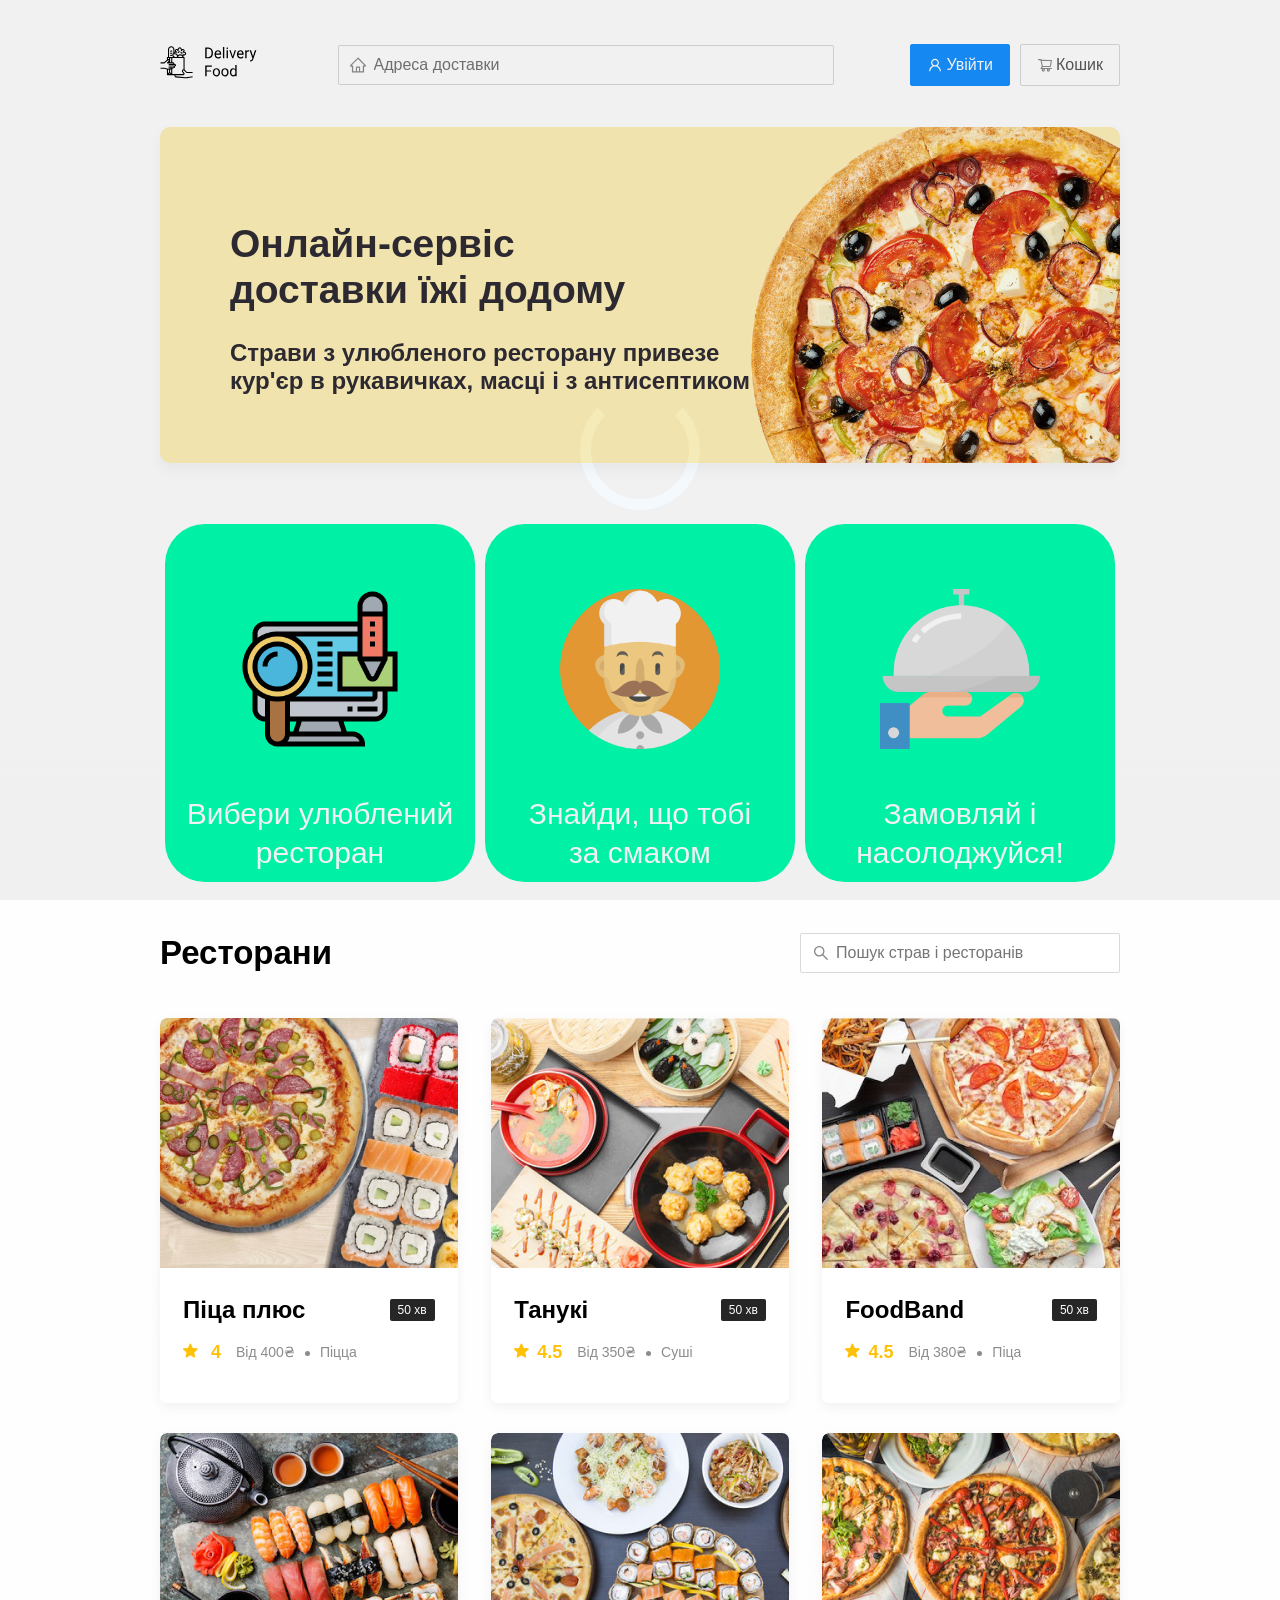
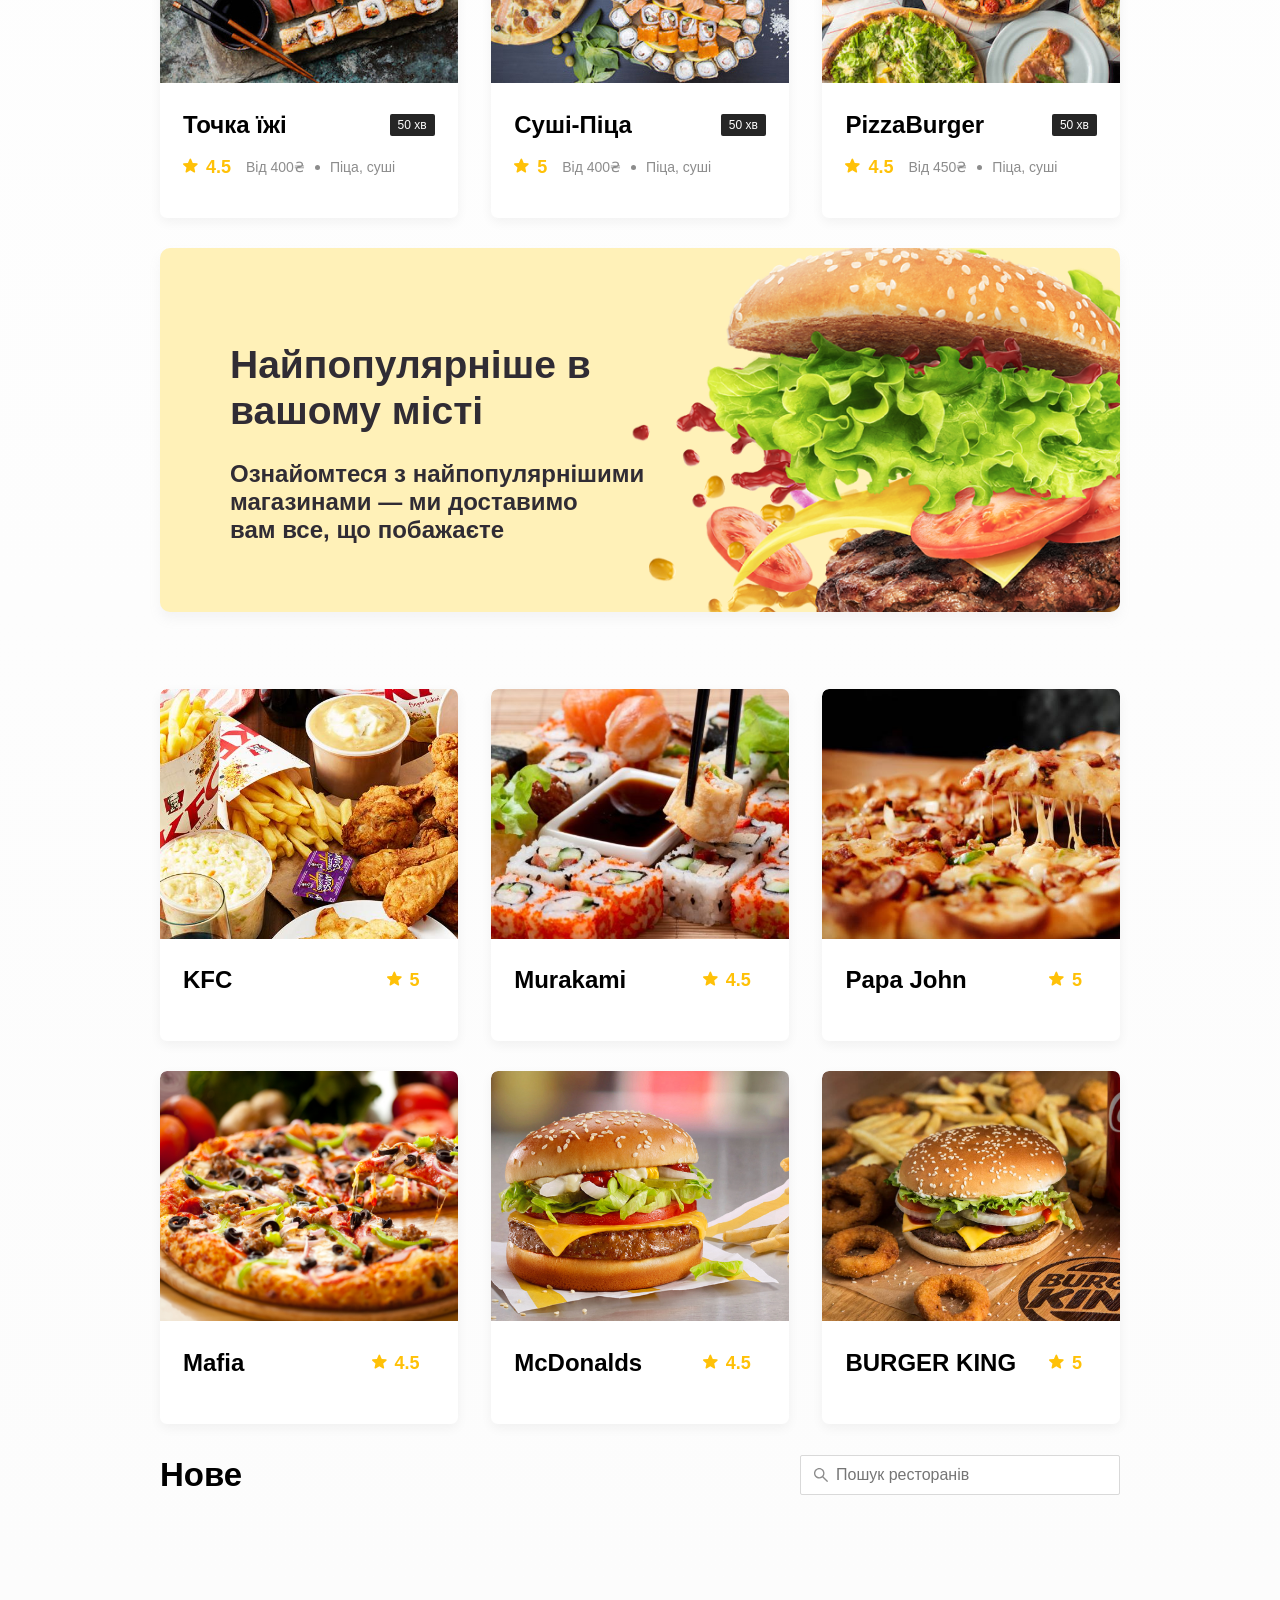
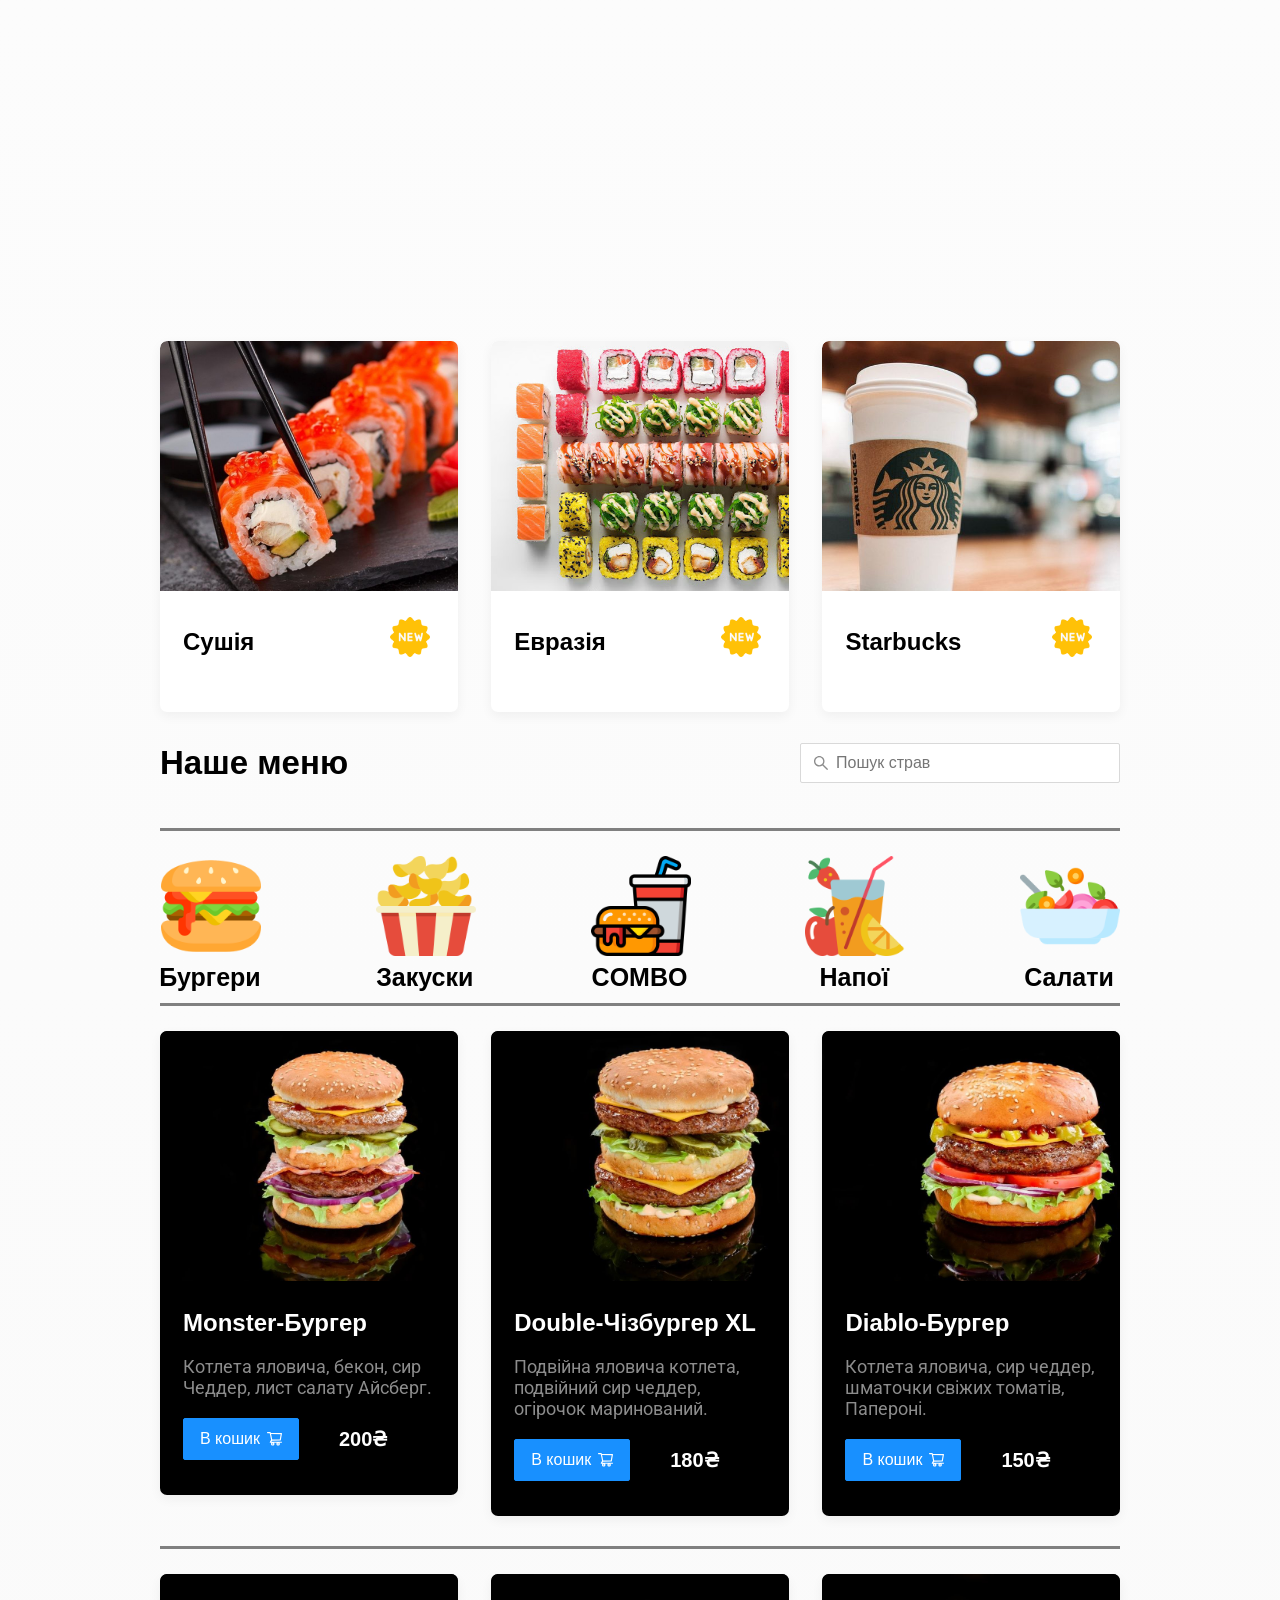
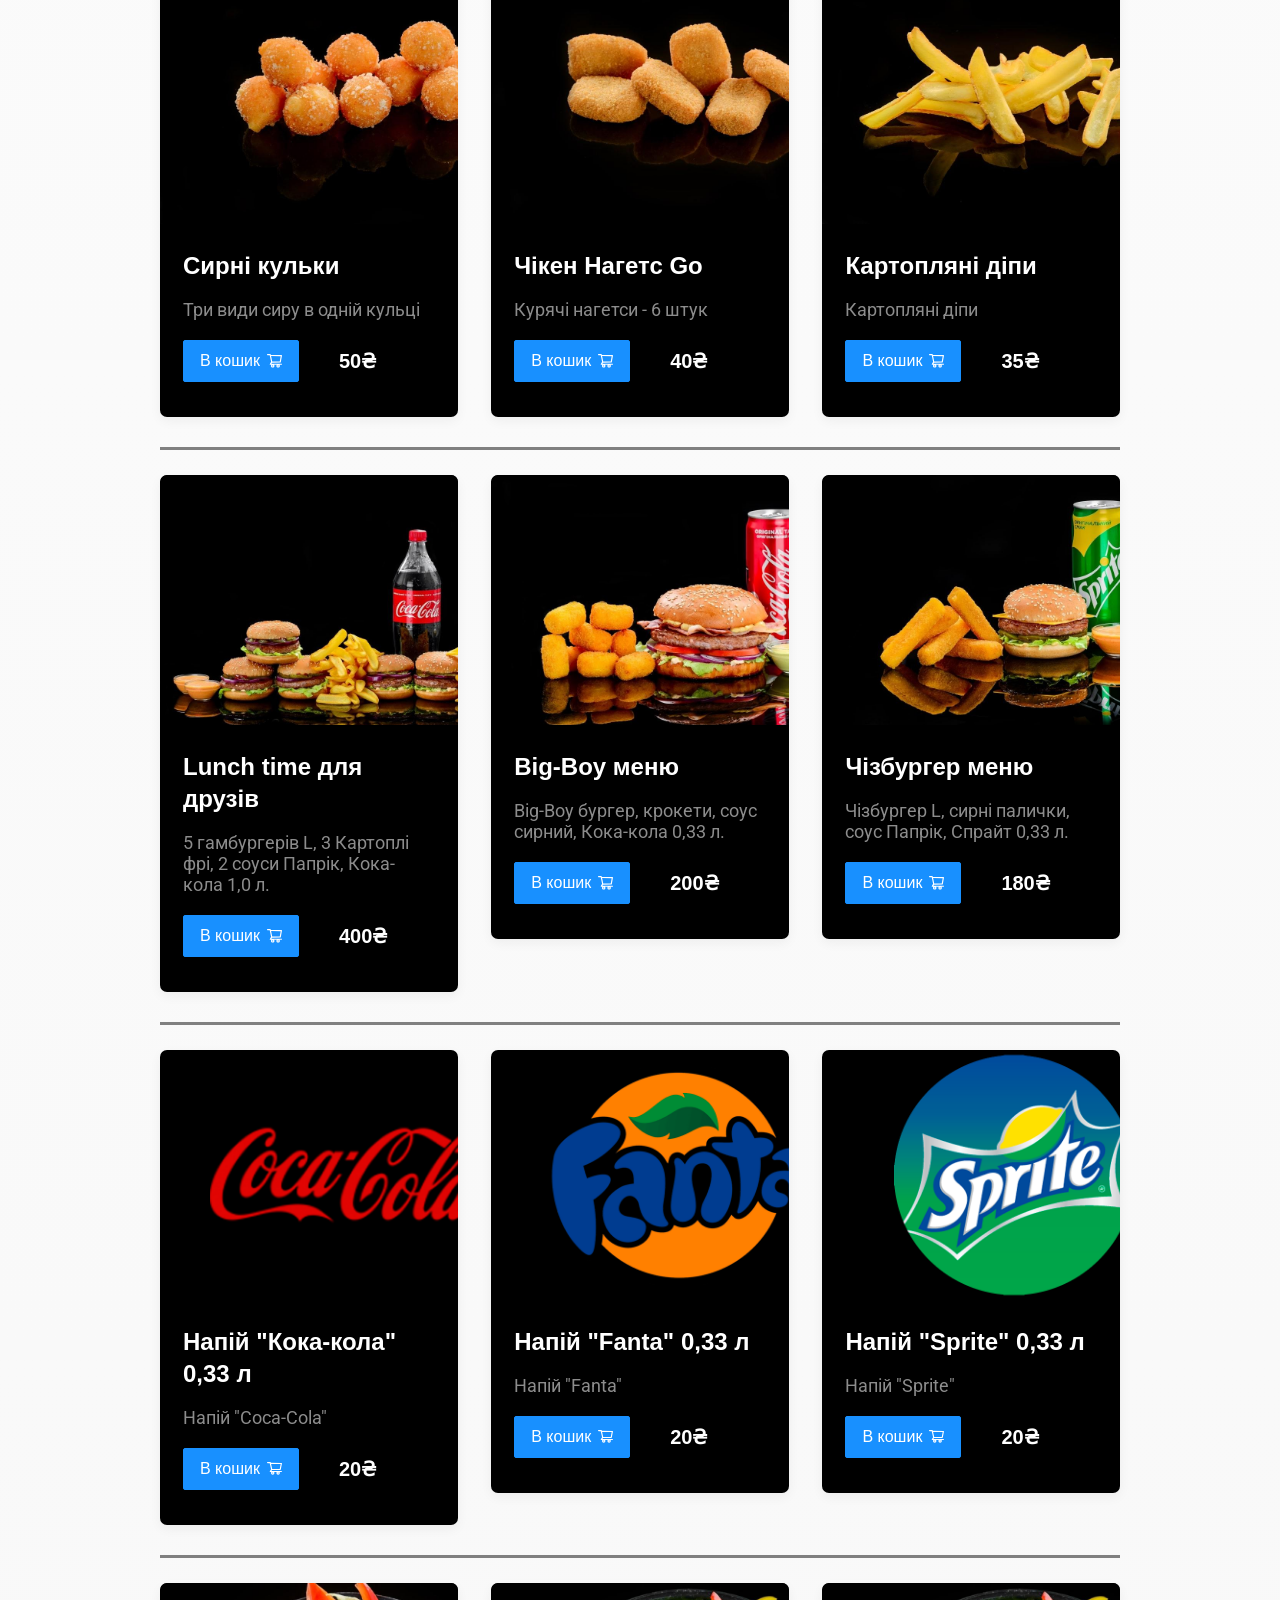
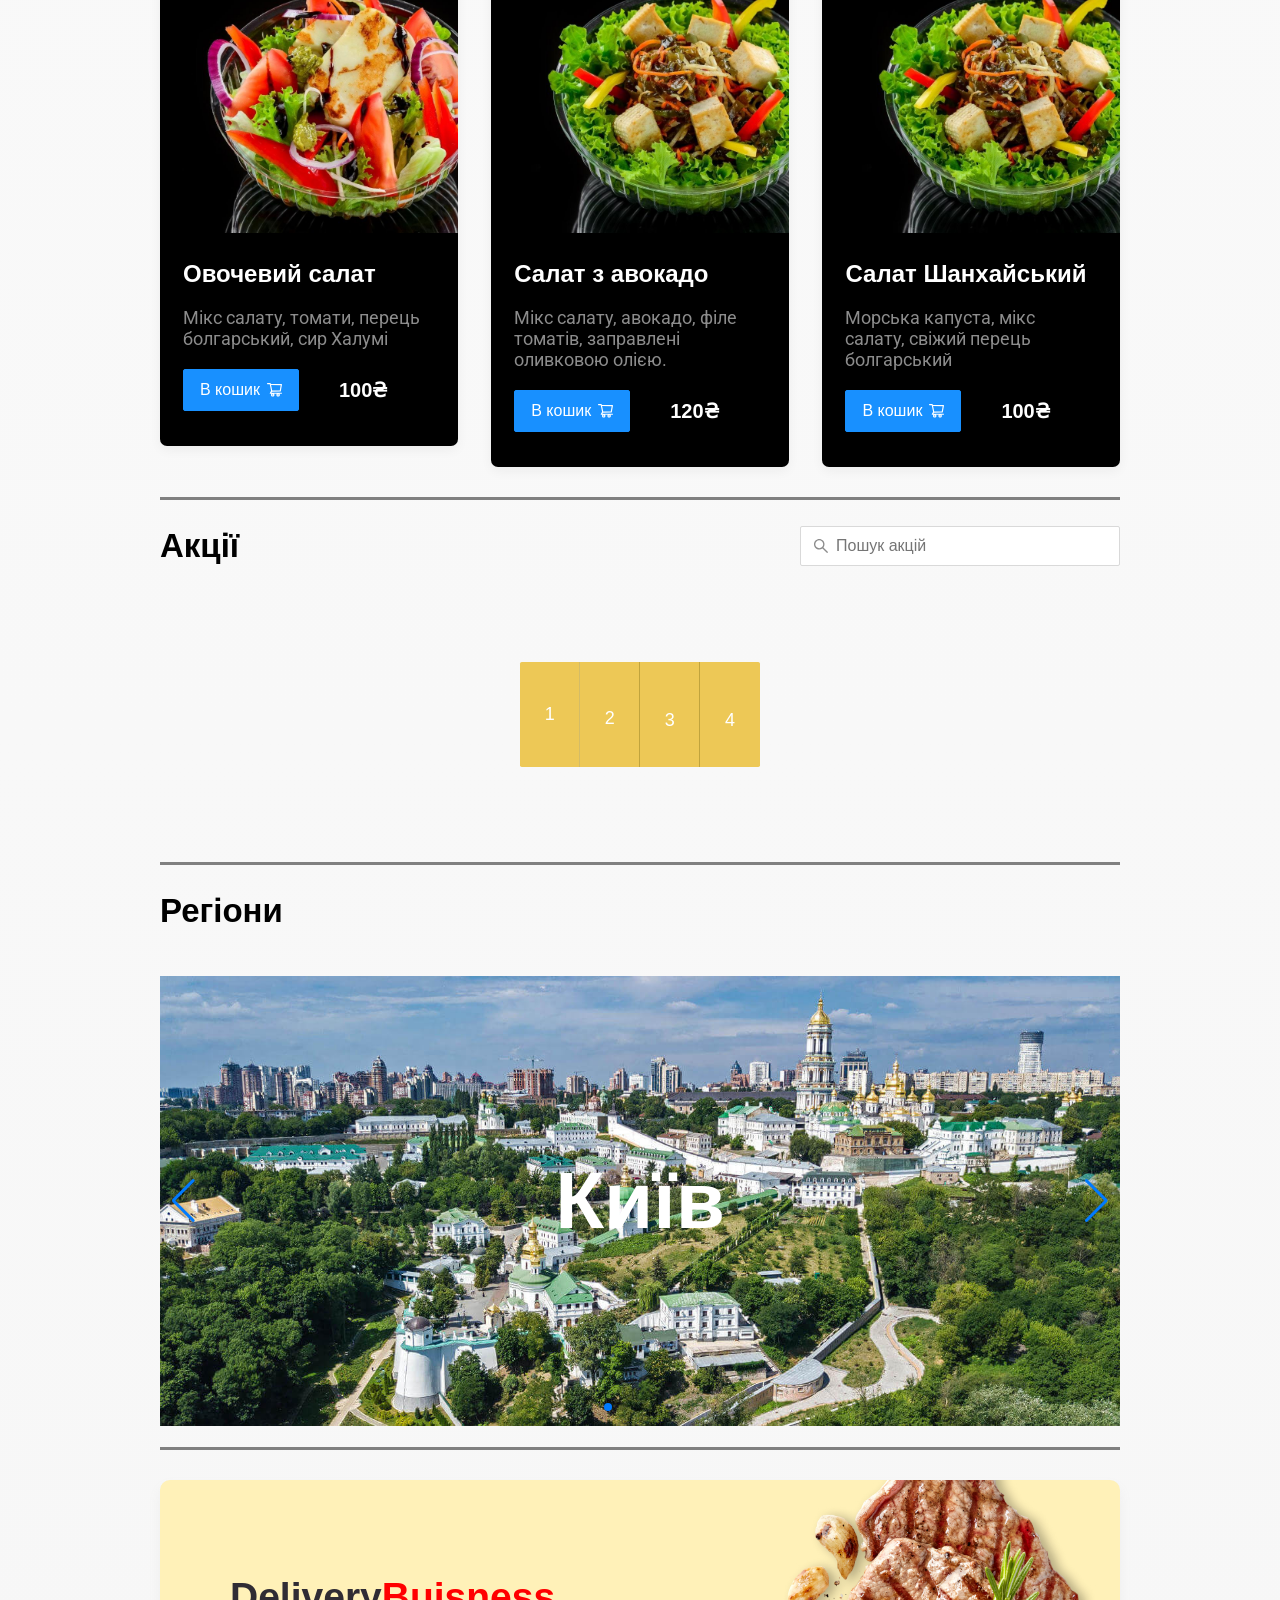
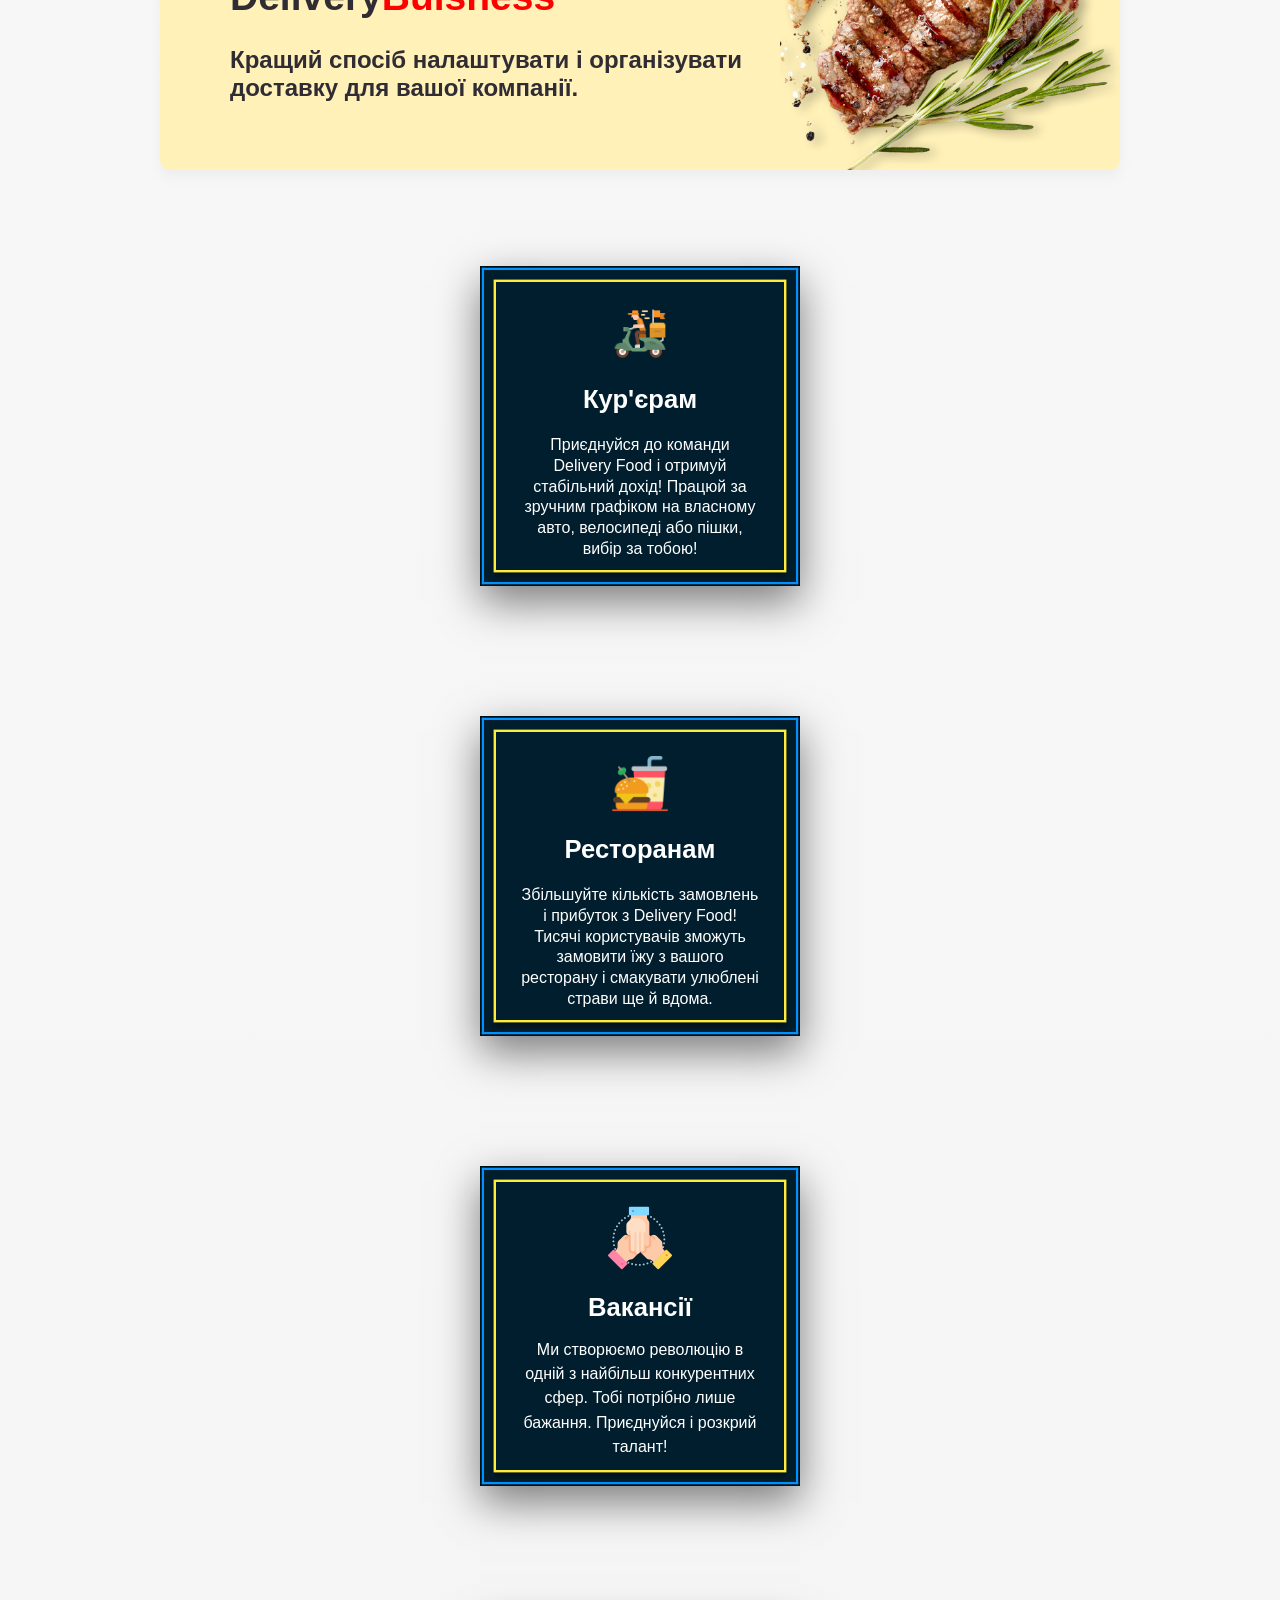
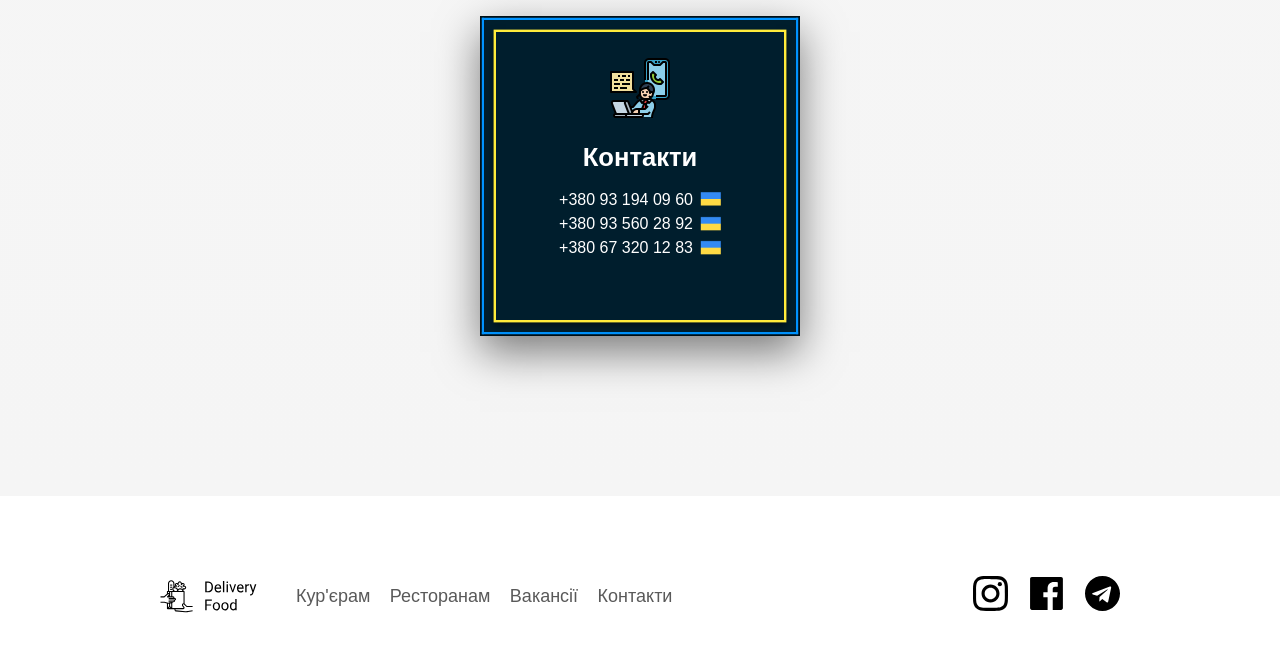
<file: index.html>
<!DOCTYPE html>
<html lang="ru">
<head>
    <meta charset="UTF-8">
    <meta name="viewport" content="width=device-width, initial-scale=1, minimum-scale=1, maximum-scale=1">
    <link rel="shordcut icon" href="img/pizza.png">
    <title>Delivery Food</title>
    <link href="https://fonts.googleapis.com/css2?family=Roboto:wght@700&display=swap" rel="stylesheet">
    <link rel="stylesheet" href="css/normalize.css">
    <link rel="stylesheet" href="css/animate.css"> 
    <link rel="stylesheet" href="css/swiper.min.css">
    <script src="js/swiper.min.js"></script>
    <script src="js\wow.min.js"></script> 
    <script src="https://cdnjs.cloudflare.com/ajax/libs/jquery/3.5.0/jquery.min.js"></script>
    <link rel="stylesheet" href="css/style.css">
</head>
<body>
    <div id="progressBar"></div>
    <div id="progressBarContainer"></div>
    <div class="loader-container">
        <div class="loader"></div>
    </div>
    <div class="container">
        <header style="flex-wrap: wrap;" class="wow fadeInDown ">
            <a href="index.html"> <img src="img/logo.svg" alt="logo" class="logo animated"></a>
            <input type="text" class="search-input input" placeholder="Адреса доставки">
            <div class="buttons">
                <button class="button button-primary">
                    <img src="img/user.svg" alt="user" class="button-icon">
                   <span class="button-text"></span>
                   Увійти</span>
                </button>
                <button class="button" id="cart-button">
                    <img src="img/shopping-cart.svg" alt="shopping-cart" class="button-icon">
                    <span class="button-text"></span>
                    Кошик</span>
            </div>
        </header>
       
    </div>
    <main class="main">
        <div class="container">
            <section class="promo">
                <h1 class="promo-title">Онлайн-сервіс<br>доставки їжі додому</h1>
                <p class="promo-text">
                    Страви з улюбленого ресторану привезе кур'єр в рукавичках, масці і з антисептиком
                </p>
            </section>
            <center>
            <section class="rec">
                <div class="rest-rec">
                   <div class="kruh"> <img src="img/search.png" class="rec_img"></div>
                    <p>
                        Вибери улюблений ресторан</p>
                </div>
                <div class="rest-rec">
                   <div class="kruh"> <img src="img/chef (1).png" class="rec_img"></div>
                    <p>
                        Знайди, що тобі<br> за смаком</p>
                </div>
                <div class="rest-rec">
                   <div class="kruh"> <img src="img/food.png" class="rec_img"></div>
                    <p>Замовляй і<br>насолоджуйся!</p>
                </div>
            </section></center>
            <section class="restorans">
                <div class="section-heading">
                    <h2 class="section-title">Ресторани</h2>
                    <input type="text" class="input-section" placeholder="Пошук страв і ресторанів">
                </div>
                <div class="cards">
                    <a target="_blank" href="restaurants-6.html"  class="card wow fadeInLeft">
                        <img src="img/16324.jpg" alt="img" class="card-image">
                        <div class="card-text">
                            <div class="card-heading">
                                <h3  style="color: #000;" class="card-title">Піца плюс</h3>
                                <span class="card-tag tag">50 хв</span>
                            </div>
    
                            <div class="card-info">
                                <div class="rating">
                                    <img src="img/star.svg" alt="star" class="star">
                                    4</div>
                                <div class="price">Від 400₴</div>
                                <div class="category">Піцца</div>
                            </div>
                        </div>
                    </a>
                    <a target="_blank" href="restaurants-5.html"  class="card wow fadeInUp">
                        <img src="img/image_2.jpg" alt="img" class="card-image">
                        <div class="card-text">
                            <div class="card-heading">
                                <h3  style="color: #000;" class="card-title">Танукі</h3>
                                <span class="card-tag tag">50 хв</span>
                            </div>
    
                            <div class="card-info">
                                <div class="rating">
                                    <img src="img/star.svg" alt="star" class="star">4.5</div>
                                <div class="price">Від 350₴</div>
                                <div class="category">Суші</div>
                            </div>
                        </div>
                    </a>
                    <a target="_blank" href="restaurants-4.html"  class="card wow fadeInRight">
                        <img src="img/image_3.jpg" alt="img" class="card-image">
                        <div class="card-text">
                            <div class="card-heading">
                                <h3  style="color: #000;" class="card-title">FoodBand</h3>
                                <span class="card-tag tag">50 хв</span>
                            </div>
    
                            <div class="card-info">
                                <div class="rating">
                                    <img src="img/star.svg" alt="star" class="star">4.5</div>
                                <div class="price">Від 380₴</div>
                                <div class="category">Піца</div>
                            </div>
                        </div>
                    </a>
                    <a target="_blank" href="restaurants-3.html"  class="card wow fadeInLeft">
                        <img src="img/image_4.jpg" alt="img" class="card-image">
                        <div class="card-text">
                            <div class="card-heading">
                                <h3  style="color: #000;" class="card-title">Точка їжі</h3>
                                <span class="card-tag tag">50 хв</span>
                            </div>
    
                            <div class="card-info">
                                <div class="rating">
                                    <img src="img/star.svg" alt="star" class="star">4.5</div>
                                <div class="price">Від 400₴</div>
                                <div class="category">Піца, суші</div>
                            </div>
                        </div>
                    </a>
                    <a target="_blank" href="restaurants-2.html" class="card wow fadeInUp">
                        <img src="img/image_5.jpg" alt="img" class="card-image">
                        <div class="card-text">
                            <div class="card-heading">
                                <h3  style="color: #000;" class="card-title">
                                    Суші-Піца</h3>
                                <span class="card-tag tag">50 хв</span>
                            </div>
    
                            <div class="card-info">
                                <div class="rating">
                                    <img src="img/star.svg" alt="star" class="star">5</div>
                                <div class="price">Від 400₴</div>
                                <div class="category">Піца, суші</div>
                            </div>
                        </div>
                    </a>
                    <a target="_blank" href="restaurants-1.html" class="card wow fadeInRight">
                        <img src="img/image_6.jpg" alt="img" class="card-image">
                        <div class="card-text">
                            <div class="card-heading">
                                <h3 style="color: #000;" class="card-title">PizzaBurger</h3>
                                <span class="card-tag tag">50 хв    </span>
                            </div>
    
                            <div class="card-info">
                                <div class="rating">
                                    <img src="img/star.svg" alt="star" class="star">4.5</div>
                                <div class="price">Від 450₴</div>
                                <div class="category">Піца, суші</div>
                            </div>
                        </div>
                    </a>
                </div>
            </section>
            <section class="promo" id="promo-bottom">
                <h1 class="promo-title">
                    Найпопулярніше в<br> вашому місті</h1>
                <p class="promo-text">
                    Ознайомтеся з найпопулярнішими магазинами — ми доставимо <br>вам все, що побажаєте
                </p>
            </section>
            <br>
            <div class="cards">
                <a target="_blank" href="https://www.kfc-ukraine.com/" class="card wow fadeInLeft">
                    <img src="img/kfc.jpeg" alt="img" class="card-image">
                    <div class="card-text">
                        <div class="card-heading">
                            <h3 style="color: #000;" class="card-title">KFC</h3>
                            <div class="rating" id="rating-2">
                                <img src="img/star.svg" alt="star" class="star">5</div>
                        </div>
                    </div>
                </a>
                <a target="_blank" href="https://www.tarantino-family.com/delivery/murakami/" class="card wow fadeInUp">
                    <img src="img/sushi.jpg" alt="img" class="card-image">
                    <div class="card-text">
                        <div class="card-heading">
                            <h3 style="color: #000;" class="card-title">Murakami</h3>
                            <div class="rating" id="rating-2">
                                <img src="img/star.svg" alt="star" class="star">4.5</div>
                        </div>
                    </div>
                </a>
                <a target="_blank" href="https://www.papajohns.ru/moscow/" class="card wow fadeInRight">
                    <img src="img/pizza-foto.jpg" alt="img" class="card-image">
                    <div class="card-text">
                        <div class="card-heading">
                            <h3 style="color: #000;" class="card-title">Papa John</h3>
                            <div class="rating" id="rating-2">
                                <img src="img/star.svg" alt="star" class="star">5</div>
                        </div>
                    </div>
                </a>
                <a target="_blank" href="https://mafia.ua/kiev/menu-dostavki/pizza?gclid=CjwKCAjw7e_0BRB7EiwAlH-goASpQORhb6zb5X5Y_vzAIGgpKkiFzDJYWZUghil6RYDzHPgVm63xrBoCCA0QAvD_BwE" class="card wow fadeInLeft">
                    <img src="img/pizza_mafia.jpg" alt="img" class="card-image">
                    <div class="card-text">
                        <div class="card-heading">
                            <h3 style="color: #000;" class="card-title">Mafia</h3>
                            <div class="rating" id="rating-2">
                                <img src="img/star.svg" alt="star" class="star">4.5</div>
                        </div>
                    </div>
                </a>
                <a target="_blank" href="https://www.mcdonalds.ua/ua.html" class="card wow fadeInUp">
                    <img src="img/mc.jpg" alt="img" class="card-image">
                    <div class="card-text">
                        <div class="card-heading">
                            <h3 style="color: #000;" class="card-title">McDonalds</h3>
                            <div class="rating" id="rating-2">
                                <img src="img/star.svg" alt="star" class="star">4.5</div>
                        </div>
                    </div>
                </a>
                <a target="_blank" href="https://www.bk.com/" class="card wow fadeInRight">
                    <img src="img/BK.jpg" alt="img" class="card-image">
                    <div class="card-text">
                        <div class="card-heading">
                            <h3 style="color: #000;" class="card-title">BURGER KING</h3>
                            <div class="rating" id="rating-2">
                                <img src="img/star.svg" alt="star" class="star">5</div>
                        </div>
                    </div>
                </a>
            </div>
            <div class="section-heading">
                <h2 class="section-title">Нове</h2>
                <input type="text" class="input-section" placeholder="Пошук ресторанів">
            </div>
            <div class="cards">
                <a target="_blank" href="https://www.subway.com/en-US" class="card wow fadeInLeft">
                    <img src="img/hot-dog.jpg" alt="img" class="card-image">
                    <div class="card-text">
                        <div class="card-heading">
                            <h3 style="color: #000;" class="card-title">Subway</h3>
                            <div class="rating" id="rating-2">
                                <img src="img/new.png" alt="star" class="star new"></div>
                        </div>
                    </div>
                </a>
                <a target="_blank" href="https://mamamia.ua/ua" class="card wow fadeInUp">
                    <img src="img/pizza-stock.jpg" alt="img" class="card-image">
                    <div class="card-text">
                        <div class="card-heading">
                            <h3 style="color: #000;" class="card-title">Mamamia!</h3>
                            <div class="rating" id="rating-2">
                                <img src="img/new.png" alt="star" class="star new"></div>
                        </div>
                    </div>
                </a>
                <a target="_blank" href="https://www.starburger.ua/ru/" class="card wow fadeInRight">
                    <img src="img/sn.jpg" alt="img" class="card-image">
                    <div class="card-text">
                        <div class="card-heading">
                            <h3 style="color: #000;" class="card-title">STAR★BURGER</h3>
                            <div class="rating" id="rating-2">
                                <img src="img/new.png" alt="star" class="star new"></div>
                        </div>
                    </div>
                </a>
                <a target="_blank" href="https://sushiya.ua/" class="card wow fadeInLeft">
                    <img src="img/sushia.jpeg" alt="img" class="card-image">
                    <div class="card-text">
                        <div class="card-heading">
                            <h3 style="color: #000;" class="card-title">Сушія</h3>
                            <div class="rating" id="rating-2">
                                <img src="img/new.png" alt="star" class="star new"></div>
                        </div>
                    </div>
                </a>
                <a target="_blank" href="https://sushiya.ua/" class="card wow fadeInUp">
                    <img src="img/ev.jpg" alt="img" class="card-image">
                    <div class="card-text">
                        <div class="card-heading">
                            <h3 style="color: #000;" class="card-title">Евразія</h3>
                            <div class="rating" id="rating-2">
                                <img src="img/new.png" alt="star" class="star new"></div>
                        </div>
                    </div>
                </a>
                <a target="_blank" href="https://www.starbucks.com/" class="card wow fadeInRight">
                    <img src="img/starbucks.jpg" alt="img" class="card-image">
                    <div class="card-text">
                        <div class="card-heading">
                            <h3 style="color: #000;" class="card-title">Starbucks</h3>
                            <div class="rating" id="rating-2">
                                <img src="img/new.png" alt="star" class="star new"></div>
                        </div>
                    </div>
                </a>
            </div>
            <div class="section-heading">
                <h2 class="section-title">Наше меню</h2>
                <input type="text" class="input-section" placeholder="Пошук страв">
            </div>
            <hr id="none-hr">
            <menu>
                <a href="#burg" style="color: black;"> <div>
                    <img src="img/burger.png">
                    <p>Бургери</p>
                </div></a>
                <a href="#zak" style="color: black;">  <div>
                    <img src="img/snack.png">
                    <p>Закуски</p>
                </div></a>
                <a href="#com" style="color: black;"> <div>
                    <img src="img/burger (1).png">
                    <p>COMBO</p>
                </div></a>
                <a href="#nap" style="color: black;"><div>
                    <img src="img/drink.png">
                    <p>Напої</p>
                </div></a>
                <a href="#sau" style="color: black;">   <div>
                    <img src="img/salad.png">
                    <p>Салати</p>
                </div></a>
            </menu>
            <hr id="burg">
            <div class="cards">
                <div class="card wow fadeInLeft card-2">
                    <img src="img/Monster-_430-min.jpg" alt="img" class="card-image">
                    <div class="card-text">
                        <div class="card-heading">
                            <h3 class="card-title card-title-reg">Monster-Бургер</h3>
                        </div>

                        <div class="card-info">
                            <div class="ingredients">
                        Котлета яловича, бекон, сир Чеддер, лист салату Айсберг.</div>
                        </div>
                        <div class="card-buttons">
                            <button class="button button-primary">
                                <span class="button-card-text">В кошик</span>
                                <img src="img/shopping-card-white.svg" alt="shopping-cart" class="button-card-img">
                            </button>
                            <strong class="card-price-bold">200₴</strong>
                        </div>
                    </div>
                </div>
                <div class="card wow fadeInUp card-2">
                    <img src="img/Double-_XL_385-min.jpg" alt="img" class="card-image">
                    <div class="card-text">
                        <div class="card-heading">
                            <h3 class="card-title card-title-reg">Double-Чізбургер XL</h3>
                        </div>

                        <div class="card-info">
                            <div class="ingredients">
                                Подвійна яловича котлета, подвійний сир чеддер, огірочок маринований.</div>
                        </div>
                        <div class="card-buttons">
                            <button class="button button-primary">
                                <span class="button-card-text">В кошик</span>
                                <img src="img/shopping-card-white.svg" alt="shopping-cart" class="button-card-img">
                            </button>
                            <strong class="card-price-bold">180₴</strong>
                        </div>
                    </div>
                </div>
                <div class="card wow fadeInRight card-2">
                    <img src="img/Diablo-_300-min.jpg" alt="img" class="card-image">
                    <div class="card-text">
                        <div class="card-heading">
                            <h3 class="card-title card-title-reg">Diablo-Бургер</h3>
                        </div>

                        <div class="card-info">
                            <div class="ingredients">
                                Котлета яловича, сир чеддер, шматочки свіжих томатів, Папероні.</div>
                        </div>
                        <div class="card-buttons">
                            <button class="button button-primary">
                                <span class="button-card-text">В кошик</span>
                                <img src="img/shopping-card-white.svg" alt="shopping-cart" class="button-card-img">
                            </button>
                            <strong class="card-price-bold">150₴</strong>
                        </div>
                    </div>
                </div>
                <hr id="zak">
                <div class="card wow fadeInLeft card-2">
                    <img src="img/10-min.jpg" alt="img" class="card-image">
                    <div class="card-text">
                        <div class="card-heading">
                            <h3 class="card-title card-title-reg">Сирні кульки</h3>
                        </div>

                        <div class="card-info">
                            <div class="ingredients">                                
                        Три види сиру в одній кульці</div>
                        </div>
                        <div class="card-buttons">
                            <button class="button button-primary">
                                <span class="button-card-text">В кошик</span>
                                <img src="img/shopping-card-white.svg" alt="shopping-cart" class="button-card-img">
                            </button>
                            <strong class="card-price-bold">50₴</strong>
                        </div>
                    </div>
                </div>
                <div class="card wow fadeInUp card-2">
                    <img src="img/GO_6-min.jpg" alt="img" class="card-image">
                    <div class="card-text">
                        <div class="card-heading">
                            <h3 class="card-title card-title-reg">Чікен Нагетс Go</h3>
                        </div>

                        <div class="card-info">
                            <div class="ingredients">                               
                        Курячі нагетси - 6 штук</div>
                        </div>
                        <div class="card-buttons">
                            <button class="button button-primary">
                                <span class="button-card-text">В кошик</span>
                                <img src="img/shopping-card-white.svg" alt="shopping-cart" class="button-card-img">
                            </button>
                            <strong class="card-price-bold">40₴</strong>
                        </div>
                    </div>
                </div>
                <div class="card wow fadeInRight card-2">
                    <img src="img/130-min.jpg" alt="img" class="card-image">
                    <div class="card-text">
                        <div class="card-heading">
                            <h3 class="card-title card-title-reg">Картопляні діпи</h3>
                        </div>

                        <div class="card-info">
                            <div class="ingredients">
                                Картопляні діпи</div>
                        </div>
                        <div class="card-buttons">
                            <button class="button button-primary">
                                <span class="button-card-text">В кошик</span>
                                <img src="img/shopping-card-white.svg" alt="shopping-cart" class="button-card-img">
                            </button>
                            <strong class="card-price-bold">35₴</strong>
                        </div>
                    </div>
                </div>
                <hr id="com">
                <div class="card wow fadeInLeft card-2">
                    <img src="img/Lunch_time__-min.jpg" alt="img" class="card-image">
                    <div class="card-text">
                        <div class="card-heading">
                            <h3 class="card-title card-title-reg">                                
                        Lunch time для друзів</h3>
                        </div>

                        <div class="card-info">
                            <div class="ingredients">
                               
                        5 гамбургерів L, 3 Картоплі фрі, 2 соуси Папрік, Кока-кола 1,0 л.</div>
                        </div>
                        <div class="card-buttons">
                            <button class="button button-primary">
                                <span class="button-card-text">В кошик</span>
                                <img src="img/shopping-card-white.svg" alt="shopping-cart" class="button-card-img">
                            </button>
                            <strong class="card-price-bold">400₴</strong>
                        </div>
                    </div>
                </div>
                <div class="card wow fadeInUp card-2">
                    <img src="img/Big-Boy_-min.jpg" alt="img" class="card-image">
                    <div class="card-text">
                        <div class="card-heading">
                            <h3 class="card-title card-title-reg">
                                Big-Boy меню</h3>
                        </div>

                        <div class="card-info">
                            <div class="ingredients">                       
                        Big-Boy бургер, крокети, соус сирний, Кока-кола 0,33 л.</div>
                        </div>
                        <div class="card-buttons">
                            <button class="button button-primary">
                                <span class="button-card-text">В кошик</span>
                                <img src="img/shopping-card-white.svg" alt="shopping-cart" class="button-card-img">
                            </button>
                            <strong class="card-price-bold">200₴</strong>
                        </div>
                    </div>
                </div>
                <div class="card wow fadeInRight card-2">
                    <img src="img/22min.jpg" alt="img" class="card-image">
                    <div class="card-text">
                        <div class="card-heading">
                            <h3 class="card-title card-title-reg">
                                Чізбургер меню</h3>
                        </div>

                        <div class="card-info">
                            <div class="ingredients">                  
                        Чізбургер L, сирні палички, соус Папрік, Спрайт 0,33 л.</div>
                        </div>
                        <div class="card-buttons">
                            <button class="button button-primary">
                                <span class="button-card-text">В кошик</span>
                                <img src="img/shopping-card-white.svg" alt="shopping-cart" class="button-card-img">
                            </button>
                            <strong class="card-price-bold">180₴</strong>
                        </div>
                    </div>
                </div>
                <hr id="nap">
                <div class="card wow fadeInLeft card-2">
                    <img src="img/CocaCola.png" alt="img" class="card-image">
                    <div class="card-text">
                        <div class="card-heading">
                            <h3 class="card-title card-title-reg">
                                Напій "Кока-кола" 0,33 л</h3>
                        </div>

                        <div class="card-info">
                            <div class="ingredients">
                                Напій "Coca-Cola"</div>
                        </div>
                        <div class="card-buttons">
                            <button class="button button-primary">
                                <span class="button-card-text">В кошик</span>
                                <img src="img/shopping-card-white.svg" alt="shopping-cart" class="button-card-img">
                            </button>
                            <strong class="card-price-bold">20₴</strong>
                        </div>
                    </div>
                </div>
                <div class="card wow fadeInUp card-2">
                    <img src="img/fanta.png" alt="img" class="card-image">
                    <div class="card-text">
                        <div class="card-heading">
                            <h3 class="card-title card-title-reg">
                                Напій "Fanta" 0,33 л</h3>
                        </div>

                        <div class="card-info">
                            <div class="ingredients">
                                Напій "Fanta"</div>
                        </div>
                        <div class="card-buttons">
                            <button class="button button-primary">
                                <span class="button-card-text">В кошик</span>
                                <img src="img/shopping-card-white.svg" alt="shopping-cart" class="button-card-img">
                            </button>
                            <strong class="card-price-bold">20₴</strong>
                        </div>
                    </div>
                </div>
                <div class="card wow fadeInRight card-2">
                    <img src="img/sprite.png" alt="img" class="card-image">
                    <div class="card-text">
                        <div class="card-heading">
                            <h3 class="card-title card-title-reg">
                                Напій "Sprite" 0,33 л</h3>
                        </div>

                        <div class="card-info">
                            <div class="ingredients">
                                Напій "Sprite"</div>
                        </div>
                        <div class="card-buttons">
                            <button class="button button-primary">
                                <span class="button-card-text">В кошик</span>
                                <img src="img/shopping-card-white.svg" alt="shopping-cart" class="button-card-img">
                            </button>
                            <strong class="card-price-bold">20₴</strong>
                        </div>
                    </div>
                </div>
                <hr id="sau">
                <div class="card wow fadeInLeft card-2">
                    <img src="img/225-min.jpg" alt="img" class="card-image">
                    <div class="card-text">
                        <div class="card-heading">
                            <h3 class="card-title card-title-reg">                                
                        Овочевий салат</h3>
                        </div>

                        <div class="card-info">
                            <div class="ingredients">                       
                    
Мікс салату, томати, перець болгарський, сир Халумі</div>
                        </div>
                        <div class="card-buttons">
                            <button class="button button-primary">
                                <span class="button-card-text">В кошик</span>
                                <img src="img/shopping-card-white.svg" alt="shopping-cart" class="button-card-img">
                            </button>
                            <strong class="card-price-bold">100₴</strong>
                        </div>
                    </div>
                </div>
                <div class="card wow fadeInUp card-2">
                    <img src="img/250-min.jpg" alt="img" class="card-image">
                    <div class="card-text">
                        <div class="card-heading">
                            <h3 class="card-title card-title-reg">
                                Салат з авокадо</h3>
                        </div>

                        <div class="card-info">
                            <div class="ingredients">                       
                                Мікс салату, авокадо, філе томатів, заправлені оливковою олією.</div>
                        </div>
                        <div class="card-buttons">
                            <button class="button button-primary">
                                <span class="button-card-text">В кошик</span>
                                <img src="img/shopping-card-white.svg" alt="shopping-cart" class="button-card-img">
                            </button>
                            <strong class="card-price-bold">120₴</strong>
                        </div>
                    </div>
                </div>
                <div class="card wow fadeInRight card-2">
                    <img src="img/sh.jpg" alt="img" class="card-image">
                    <div class="card-text">
                        <div class="card-heading">
                            <h3 class="card-title card-title-reg">
                                Салат Шанхайський</h3>
                        </div>

                        <div class="card-info">
                            <div class="ingredients">                       
                                Морська капуста, мікс салату, свіжий перець болгарський</div>
                        </div>
                        <div class="card-buttons">
                            <button class="button button-primary">
                                <span class="button-card-text">В кошик</span>
                                <img src="img/shopping-card-white.svg" alt="shopping-cart" class="button-card-img">
                            </button>
                            <strong class="card-price-bold">100₴</strong>
                        </div>
                    </div>
                </div>
                <hr>

            </div>
            <div class="section-heading">
                <h2 class="section-title">Акції</h2>
                <input type="text" class="input-section" placeholder="Пошук акцій">
            </div>
            <div class="scale">
            <div class="accordion_wrap">
                <ul>
                    <li class="walk">
                        <div class="accordion_item">
                            <div class="icon" style="text-align: center; font-size: 30px; color:white;">1</div>
                        </div>
                        <div class="accordion_menu">
                            <div class="inner_am">
                                <div class="title">
                                    "Самовивіз завжди -20%"</div>
                                <div class="content">
                                    
Забирай своє замовлення сам і отримуй знижку в 20%
                                </div>
                               
                            </div>
                        </div>
                    </li>
                    <li class="bicycle">
                        <div class="accordion_item">
                            <div class="icon" style="text-align: center; font-size: 30px; color:white;">2</div>
                        </div>
                        <div class="accordion_menu">
                            <div class="inner_am">
                                <div class="title">"День народження -20%"</div>
                                <div class="content">
                                    Пригощай своїх друзів вигідно, отримай 20% знижки в День народження
                                </div>
                            </div>
                        </div>
                    </li>
                    <li class="car">
                        <div class="accordion_item">
                            <div class="icon" style="text-align: center; font-size: 30px; color:white;">3</div>
                        </div>
                        <div class="accordion_menu">
                            <div class="inner_am">
                                <div class="title">"Бонус +"</div>
                                <div class="content">
                                    
На кожні витрачені 10₴ ми нараховуємо бонуси, якими ви можете оплатити до 30% за наступне замовлення
                                </div>
                            </div>
                        </div>
                    </li>
                    <li class="car">
                        <div class="accordion_item">
                            <div class="icon" style="text-align: center; font-size: 30px; color:white;">4</div>
                        </div>
                        <div class="accordion_menu">
                            <div class="inner_am">
                                <div class="title">
                                    "На трьох"</div>
                                <div class="content">
                                    При замовленні двох COMBO меню, Третє йде в подарунок (у подарунок йде меню з найменшою ціною з двох замовлених)
                                </div>
                            </div>
                        </div>
                    </li>
                   
                </ul>
            </div>
            </div>
    <hr>
    <div class="section-heading">
        <h2 class="section-title">Регіони</h2>
    </div>
    <div class="swiper-container">
    
        <!-- swiper slides -->
        <div class="swiper-wrapper">
            <div class="swiper-slide" style="background-image: url(img/kiev.jpg);">
                <h2>Київ</h2>
            </div>
            
            <div class="swiper-slide" style="background-image: url(img/odessa.jpg);"> 
                <h2>Одеса</h2>
            </div>
            
            <div class="swiper-slide" style="background-image: url(img/lviv.png);">
                <h2>Львів</h2>
            </div>
            
            <div class="swiper-slide" style="background-image: url(img/xharkiv.jpg);">
                <h2>Харків</h2>
            </div>
            
            <div class="swiper-slide" style="background-image: url(img/ivano.jpg);">
                <h2>Івано-Франківськ</h2>
            </div>
        </div>
        <!-- !swiper slides -->
        
        <!-- next / prev arrows -->
        <div class="swiper-button-next"></div>
        <div class="swiper-button-prev"></div>
        <!-- !next / prev arrows -->
        
        <!-- pagination dots -->
        <div class="swiper-pagination"></div>
        <!-- !pagination dots -->
    </div>
    <br>
    <hr>
                <section class="promo" id="promo-bottom-4">
                    <h1 class="promo-title">Delivery<b style="color:red;">Buisness</b></h1>
                    <p class="promo-text">
                        Кращий спосіб налаштувати і організувати доставку для вашої компанії.
                    </p>
                </section>
                <div class="info" id="kur">
            <div class="box">
                <span></span>
                <span></span>
                <span></span>
                <span></span>
                <div class="content-box"><img class="bike" src="img/delivery-bike.png"><h1>Кур'єрам</h1>
                <p>
                    Приєднуйся до команди Delivery Food і отримуй стабільний дохід! Працюй за зручним графіком на власному авто, велосипеді або пішки, вибір за тобою!</p>
                </div>
            </div>
            </div>
            <div style="margin-top: 450px;" class="info" id="rest">
                <div class="box">
                    <span></span>
                    <span></span>
                    <span></span>
                    <span></span>
                    <div class="content-box"><img class="bike" src="img/fast-food.png"><h1>Ресторанам</h1>
                    <p>
                      
Збільшуйте кількість замовлень і прибуток з Delivery Food! Тисячі користувачів зможуть замовити їжу з вашого ресторану і смакувати улюблені страви ще й вдома.</p>
                    </div>
                </div>
                </div>
                    <div style="margin-top: 450px;" class="info" id="vak">
                        <div class="box">
                            <span></span>
                            <span></span>
                            <span></span>
                            <span></span>
                            <div class="content-box" style="line-height: 190%;"><img style="width: 80px;height: 80px;" class="bike" src="img/united.png"><h1>Вакансії</h1>
                            <p>
                                Ми створюємо революцію в одній з найбільш конкурентних сфер. Тобі потрібно лише бажання. Приєднуйся і розкрий талант!
                            </p>
                            </div>
                        </div>
                        </div>
                        <div style="margin-top: 450px;" class="info" id="contact">
                            <div class="box">
                                <span></span>
                                <span></span>
                                <span></span>
                                <span></span>
                                <div class="content-box" style="line-height: 190%;"><img style="width: 80px;height: 80px;" class="bike" src="img/help.png"><h1>Контакти</h1>
                                <p>
                                    +380 93 194 09 60<img  style="width: 25px; height: 25px; vertical-align: middle; margin-left: 10px; margin-top: -3px;" src="img/ukraine.png"><br>
                                    +380 93 560 28 92<img  style="width: 25px; height: 25px; vertical-align: middle; margin-left: 10px; margin-top: -3px;" src="img/ukraine.png"><br>
                                    +380 67 320 12 83<img  style="width: 25px; height: 25px; vertical-align: middle; margin-left: 10px; margin-top: -3px;" src="img/ukraine.png"><br>
                                </p>
                                </div>
                            </div>
                            </div>
            <br>
            <br>
            <br>
            <br>
            <br>
            <br>
            <br>
            <br>
            <br>
            <br>
            <br>
            <br>
            <br>
            <br>
            <br>
            <br>
            <br>
            <br>
            <br>
            <br>
            <br>
            <br>
            <br>
            <br>
            <br>
        </div>
    </main>
    <footer class="footer wow zoomIn">
        <div class="container">
            <div class="footer-block">
                <img src="img/logo.svg" alt="logo" class="logo footer-logo">
                <nav class="footer-nav">
                    <a href="#kur" class="footer-link">Кур'єрам</a>
                    <a href="#rest" class="footer-link">Ресторанам</a>
                    <a href="#vak" class="footer-link">Вакансії</a>
                    <a href="#contact" class="footer-link">Контакти</a>
                </nav>
                <div class="social-links">
                    <a href="#" class="social-link"><img src="img/instagram.svg" onmouseout="this.src='img/instagram.svg'" onmouseover="this.src='img/instagram color.svg'" alt="instagram"></a>
                    <a href="#" class="social-link"><img src="img/facebook.svg" onmouseout="this.src='img/facebook.svg'" onmouseover="this.src='img/facebook color.svg'" alt="facebook"></a>
                    <a href="#" class="social-link"><img src="img/telegram.svg" onmouseout="this.src='img/telegram.svg'" onmouseover="this.src='img/telegram color.svg'" alt="telegram"></a> 
                </div>
            </div>
        </div>
    </footer>
    <div class="modal wow pulse">
        <div class="modal-dialog">
            <div class="modal-header">
                <h3 class="modal-title">Кошик</h3>
                <button class="close">&times;</button>
            </div>
            <div class="modal-body">
                <div class="foods-row">
                        <span class="food-name">
                            Ролл вугор стандарт</span>
                        <strong class="food-price">120₴</strong>
                        <button class="counter-button">-</button>
                        <span class="counter">1</span>
                        <button class="counter-button">+</button>
                </div>
                <div class="foods-row">
                    <span class="food-name">
                        Ролл вугор стандарт</span>
                    <strong class="food-price">120₴</strong>
                    <button class="counter-button">-</button>
                    <span class="counter">1</span>
                    <button class="counter-button">+</button>
            </div>
            <div class="foods-row">
                <span class="food-name">
                    Ролл вугор стандарт</span>
                <strong class="food-price">120₴</strong>
                <button class="counter-button">-</button>
                <span class="counter">1</span>
                <button class="counter-button">+</button>
        </div>
        <div class="foods-row">
            <span class="food-name">
                Ролл вугор стандарт</span>
            <strong class="food-price">120₴</strong>
            <button class="counter-button">-</button>
            <span class="counter">1</span>
            <button class="counter-button">+</button>
    </div>
    <div class="foods-row">
        <span class="food-name">
            Ролл вугор стандарт</span>
        <strong class="food-price">120₴</strong>
        <button class="counter-button">-</button>
        <span class="counter">1</span>
        <button class="counter-button">+</button>
</div>
            </div>
            <div class="modal-footer">
                <span class="price-tag">600₴</span>
                <div class="footer-butttons">
                    <button class="button button-primary">Оформити замовлення</button>
                    <button class="button" id="otmena">Відміна</button>
                </div>
            </div>
        </div>
    </div>  
    <script src="js\wow.min.js"></script> 
    <script src="js\main.js"></script>
    <script>
        $(window).on("load",function(){
            $(".loader-container").fadeOut(3000);
        });

        const progressBar = document.querySelector("#progressBar");
let totalPageHeight = document.body.scrollHeight - window.innerHeight;
window.onscroll = () => {
  let newProgressHeight = (window.pageYOffset / totalPageHeight) * 100;
  progressBar.style.height = `${newProgressHeight}%`;
  progressBar.style.opacity = `${newProgressHeight}%`;
};

var Swipes = new Swiper('.swiper-container', {
    loop: true,
    navigation: {
        nextEl: '.swiper-button-next',
        prevEl: '.swiper-button-prev',
    },
    pagination: {
        el: '.swiper-pagination',
    },
});

var li_items = document.querySelectorAll(".accordion_wrap ul li");
var ul = document.querySelector(".accordion_wrap ul");

li_items.forEach(function(item){
	item.addEventListener("click", function(){
		li_items.forEach(function(item){
			item.classList.remove("active");
		})
		item.classList.add("active");
	});
});

ul.addEventListener("mouseleave", function(){
	li_items.forEach(function(item){
		item.classList.remove("active");
	})
});
    </script>
</body>
</html>
</file>
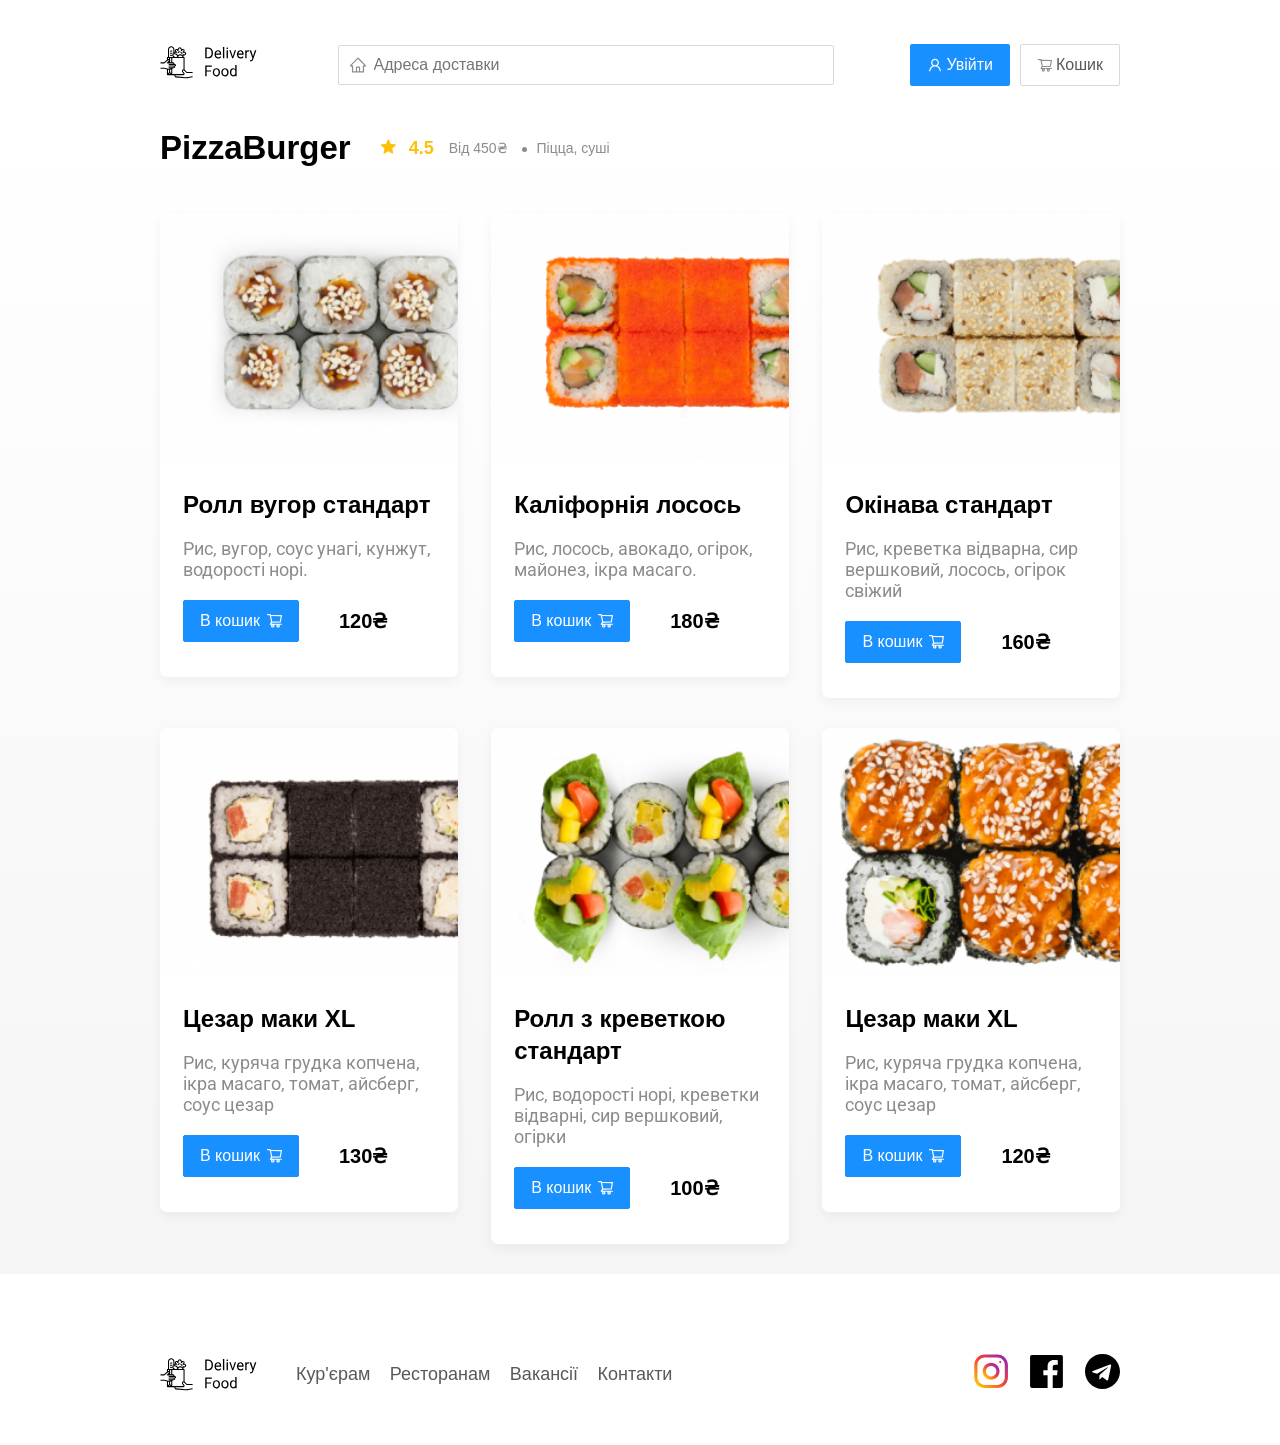
<file: restaurants-1.html>
<!DOCTYPE html>
<html lang="ru">
<head>
    <meta charset="UTF-8">
    <meta name="viewport" content="width=device-width, initial-scale=1.0">
    <link rel="shordcut icon" href="img/burger.png">
    <title>PizzaBurger</title>
    <link rel="stylesheet" href="css/style.css">
    <link href="https://fonts.googleapis.com/css2?family=Roboto:wght@700&display=swap" rel="stylesheet">
    <link rel="stylesheet" href="css/normalize.css">
    <link rel="stylesheet" href="css/animate.css">
    <script src="js\wow.min.js"></script>
</head>
<body>
    <div class="container">
        <header style="flex-wrap: wrap;" class="wow fadeInDown">
            <a href="index.html"> <img src="img/logo.svg" alt="logo" class="logo"></a>
            <input type="text" class="search-input input" placeholder="Адреса доставки">
            <div class="buttons">
                <button class="button button-primary">
                    <img src="img/user.svg" alt="user" class="button-icon">
                   <span class="button-text"></span>Увійти  </span>
                </button>
                <button class="button" id="cart-button">
                    <img src="img/shopping-cart.svg" alt="shopping-cart" class="button-icon">
                    <span class="button-text"></span>Кошик</span>
            </div>
        </header>
       
    </div>
    <main class="main">
        <div class="container">
            <section class="restorans">
                <div class="section-heading">
                    <h2 class="section-title">PizzaBurger</h2>
                    <div class="card-info">
                        <div class="rating">
                            <img src="img/star.svg" alt="star" class="star">
                            4.5</div>
                        <div class="price">Від 450₴
                        </div>
                        <div class="category">Піцца, суші</div>
                    </div>
                </div>
                <div class="cards">
                    <div class="card wow fadeInLeft">
                        <img src="img/r_1.png" alt="img" class="card-image">
                        <div class="card-text">
                            <div class="card-heading">
                                <h3 class="card-title card-title-reg">
                                    Ролл вугор стандарт</h3>
                            </div>
    
                            <div class="card-info">
                                <div class="ingredients">
                                    Рис, вугор, соус унагі, кунжут, водорості норі.</div>
                            </div>
                            <div class="card-buttons">
                                <button class="button button-primary">
                                    <span class="button-card-text">В кошик</span>
                                    <img src="img/shopping-card-white.svg" alt="shopping-cart" class="button-card-img">
                                </button>
                                <strong class="card-price-bold">120₴</strong>
                            </div>
                        </div>
                    </div>
                    <div class="card wow fadeInUp">
                        <img src="img/r_2.png" alt="img" class="card-image">
                        <div class="card-text">
                            <div class="card-heading">
                                <h3 class="card-title card-title-reg">Каліфорнія лосось</h3>
                            </div>
    
                            <div class="card-info">
                                <div class="ingredients">
                                    Рис, лосось, авокадо, огірок, майонез, ікра масаго.</div>
                            </div>
                            <div class="card-buttons">
                                <button class="button button-primary">
                                    <span class="button-card-text">В кошик</span>
                                    <img src="img/shopping-card-white.svg" alt="shopping-cart" class="button-card-img">
                                </button>
                                <strong class="card-price-bold">180₴</strong>
                            </div>
                        </div>
                    </div>
                    <div class="card wow fadeInRight">
                        <img src="img/r_3.png" alt="img" class="card-image">
                        <div class="card-text">
                            <div class="card-heading">
                                <h3 class="card-title card-title-reg">
                                    Окінава стандарт</h3>
                            </div>
    
                            <div class="card-info">
                                <div class="ingredients">Рис, креветка відварна, сир вершковий, лосось, огірок свіжий</div>
                            </div>
                            <div class="card-buttons">
                                <button class="button button-primary">
                                    <span class="button-card-text">В кошик</span>
                                    <img src="img/shopping-card-white.svg" alt="shopping-cart" class="button-card-img">
                                </button>
                                <strong class="card-price-bold">160₴</strong>
                            </div>
                        </div>
                    </div>
                    <div class="card wow fadeInLeft">
                        <img src="img/r_4.png" alt="img" class="card-image">
                        <div class="card-text">
                            <div class="card-heading">
                                <h3 class="card-title card-title-reg">
                                    Цезар маки ХL</h3>
                            </div>
    
                            <div class="card-info">
                                <div class="ingredients">Рис, куряча грудка копчена, ікра масаго, томат, айсберг, соус цезар</div>
                            </div>
                            <div class="card-buttons">
                                <button class="button button-primary">
                                    <span class="button-card-text">В кошик</span>
                                    <img src="img/shopping-card-white.svg" alt="shopping-cart" class="button-card-img">
                                </button>
                                <strong class="card-price-bold">130₴</strong>
                            </div>
                        </div>
                    </div>
                    <div class="card wow fadeInUp">
                        <img src="img/r_5.png" alt="img" class="card-image">
                        <div class="card-text">
                            <div class="card-heading">
                                <h3 class="card-title card-title-reg">
                                    Ролл з креветкою стандарт</h3>
                            </div>
    
                            <div class="card-info">
                                <div class="ingredients">
                                    Рис, водорості норі, креветки відварні, сир вершковий, огірки</div>
                            </div>
                            <div class="card-buttons">
                                <button class="button button-primary">
                                    <span class="button-card-text">В кошик</span>
                                    <img src="img/shopping-card-white.svg" alt="shopping-cart" class="button-card-img">
                                </button>
                                <strong class="card-price-bold">100₴</strong>
                            </div>
                        </div>
                    </div>
                    <div class="card wow fadeInRight">
                        <img src="img/r_6.png" alt="img" class="card-image">
                        <div class="card-text">
                            <div class="card-heading">
                                <h3 class="card-title card-title-reg">
                                    Цезар маки ХL</h3>
                            </div>
    
                            <div class="card-info">
                                <div class="ingredients">Рис, куряча грудка копчена, ікра масаго, томат, айсберг, соус цезар</div>
                            </div>
                            <div class="card-buttons">
                                <button class="button button-primary">
                                    <span class="button-card-text">В кошик</span>
                                    <img src="img/shopping-card-white.svg" alt="shopping-cart" class="button-card-img">
                                </button>
                                <strong class="card-price-bold">120₴</strong>
                            </div>
                        </div>
                    </div>
                </div>
            </section>
        </div>
    </main>
    <footer class="footer wow zoomIn">
        <div class="container">
            <div class="footer-block">
                <img src="img/logo.svg" alt="logo" class="logo footer-logo">
                <nav class="footer-nav">
                    <a href="#" class="footer-link">Кур'єрам</a>
                    <a href="#" class="footer-link">Ресторанам</a>
                    <a href="#" class="footer-link">Вакансії</a>
                    <a href="#" class="footer-link">Контакти</a>
                </nav>
                <div class="social-links">
                    <a href="#" class="social-link"><img src="img/Group 1.svg" alt="instagram"></a>
                    <a href="#" class="social-link"><img src="img/facebook.svg" alt="facebook"></a>
                    <a href="#" class="social-link"><img src="img/telegram.svg" alt="BK"></a> 
                </div>
            </div>
        </div>
    </footer>
    <div class="modal wow pulse">
        <div class="modal-dialog">
            <div class="modal-header">
                <h3 class="modal-title">Корзина</h3>
                <button class="close">&times;</button>
            </div>
            <div class="modal-body">
                <div class="foods-row">
                        <span class="food-name">Ролл угорь стандарт</span>
                        <strong class="food-price">250₽</strong>
                        <button class="counter-button">-</button>
                        <span class="counter">1</span>
                        <button class="counter-button">+</button>
                </div>
                <div class="foods-row">
                    <span class="food-name">Ролл угорь стандарт</span>
                    <strong class="food-price">250₽</strong>
                    <button class="counter-button">-</button>
                    <span class="counter">1</span>
                    <button class="counter-button">+</button>
            </div>
            <div class="foods-row">
                <span class="food-name">Ролл угорь стандарт</span>
                <strong class="food-price">250₽</strong>
                <button class="counter-button">-</button>
                <span class="counter">1</span>
                <button class="counter-button">+</button>
        </div>
        <div class="foods-row">
            <span class="food-name">Ролл угорь стандарт</span>
            <strong class="food-price">250₽</strong>
            <button class="counter-button">-</button>
            <span class="counter">1</span>
            <button class="counter-button">+</button>
    </div>
    <div class="foods-row">
        <span class="food-name">Ролл угорь стандарт</span>
        <strong class="food-price">250₽</strong>
        <button class="counter-button">-</button>
        <span class="counter">1</span>
        <button class="counter-button">+</button>
</div>
            </div>
            <div class="modal-footer">
                <span class="price-tag">1250₽</span>
                <div class="footer-butttons">
                    <button class="button button-primary">Оформить заказ</button>
                    <button class="button">Отмена</button>
                </div>
            </div>
        </div>
    </div>



    <script src="js\wow.min.js"></script>
    <script src="js\main.js"></script>
</body>
</html>
</file>
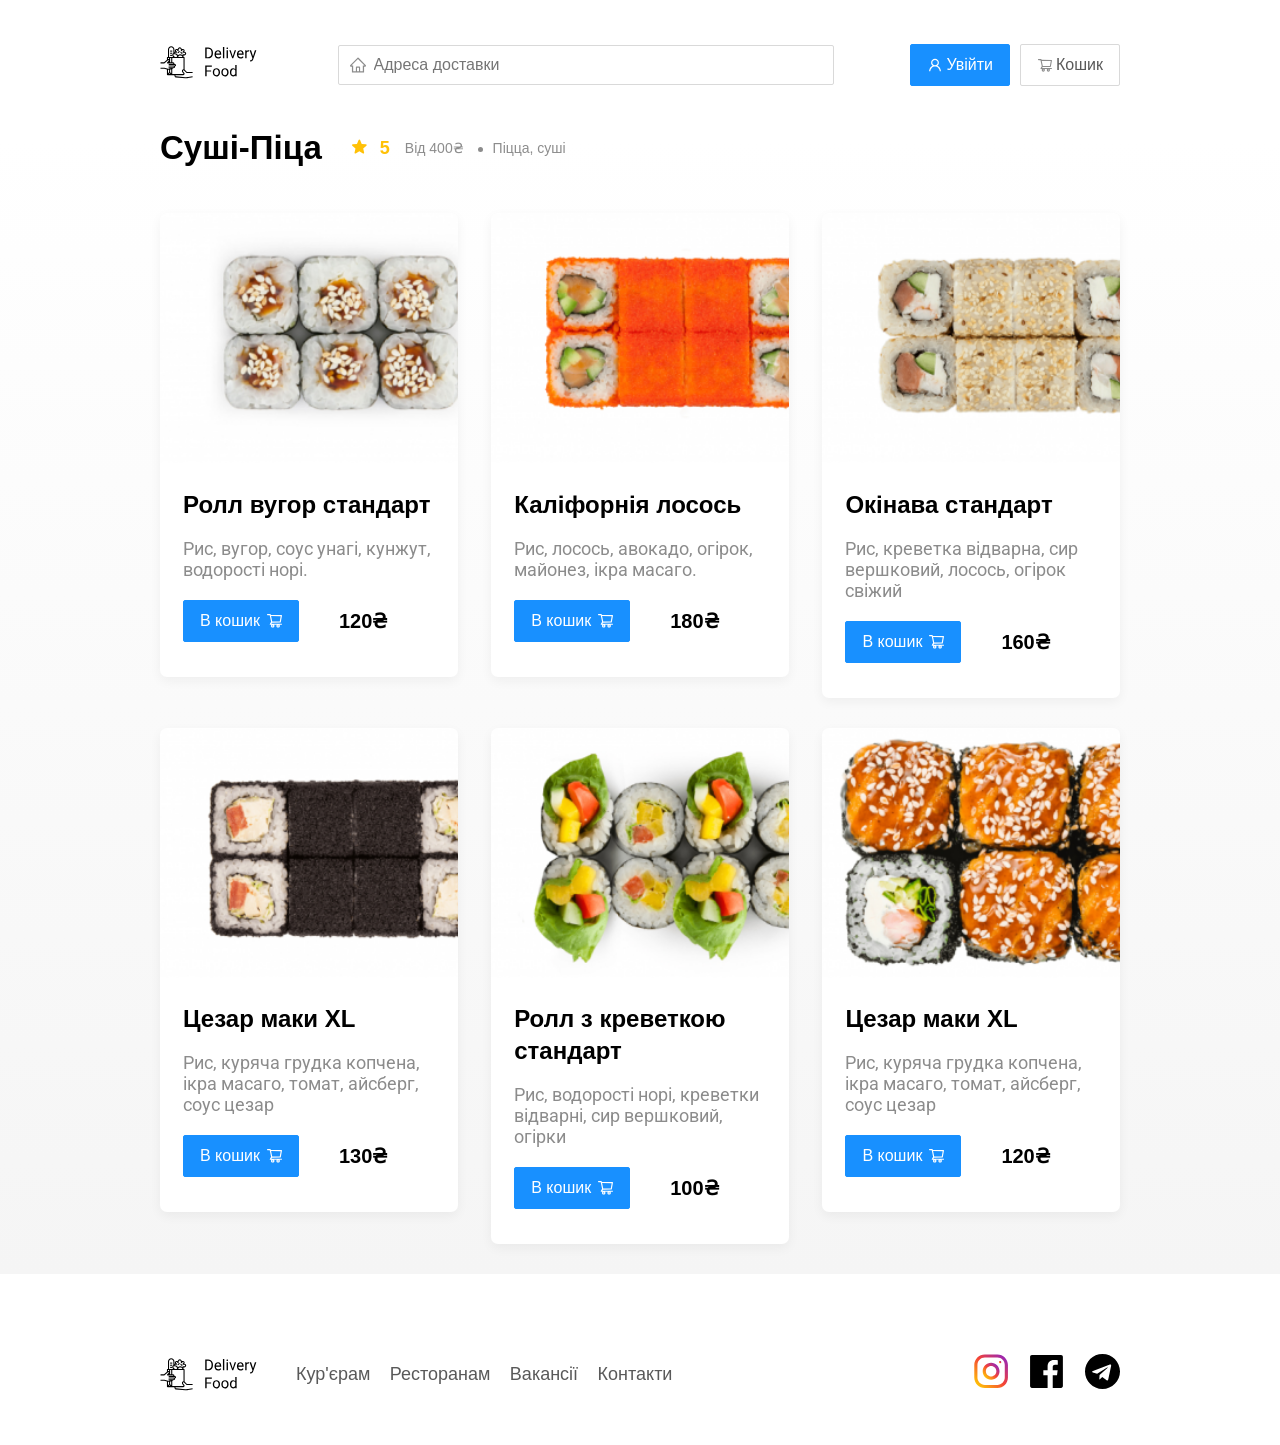
<file: restaurants-2.html>
<!DOCTYPE html>
<html lang="ru">
<head>
    <meta charset="UTF-8">
    <meta name="viewport" content="width=device-width, initial-scale=1.0">
    <link rel="shordcut icon" href="img/burger.png">
    <title>Суші-Піца</title>
    <link rel="stylesheet" href="css/style.css">
    <link href="https://fonts.googleapis.com/css2?family=Roboto:wght@700&display=swap" rel="stylesheet">
    <link rel="stylesheet" href="css/normalize.css">
    <link rel="stylesheet" href="css/animate.css">
    <script src="js\wow.min.js"></script>
</head>
<body>
    <div class="container">
        <header style="flex-wrap: wrap;" class="wow fadeInDown">
            <a href="index.html"> <img src="img/logo.svg" alt="logo" class="logo"></a>
            <input type="text" class="search-input input" placeholder="Адреса доставки">
            <div class="buttons">
                <button class="button button-primary">
                    <img src="img/user.svg" alt="user" class="button-icon">
                   <span class="button-text"></span>Увійти  </span>
                </button>
                <button class="button" id="cart-button">
                    <img src="img/shopping-cart.svg" alt="shopping-cart" class="button-icon">
                    <span class="button-text"></span>Кошик</span>
            </div>
        </header>
       
    </div>
    <main class="main">
        <div class="container">
            <section class="restorans">
                <div class="section-heading">
                    <h2 class="section-title">Суші-Піца</h2>
                    <div class="card-info">
                        <div class="rating">
                            <img src="img/star.svg" alt="star" class="star">
                            5</div>
                        <div class="price">Від 400₴
                        </div>
                        <div class="category">Піцца, суші</div>
                    </div>
                </div>
                <div class="cards">
                    <div class="card wow fadeInLeft">
                        <img src="img/r_1.png" alt="img" class="card-image">
                        <div class="card-text">
                            <div class="card-heading">
                                <h3 class="card-title card-title-reg">
                                    Ролл вугор стандарт</h3>
                            </div>
    
                            <div class="card-info">
                                <div class="ingredients">
                                    Рис, вугор, соус унагі, кунжут, водорості норі.</div>
                            </div>
                            <div class="card-buttons">
                                <button class="button button-primary">
                                    <span class="button-card-text">В кошик</span>
                                    <img src="img/shopping-card-white.svg" alt="shopping-cart" class="button-card-img">
                                </button>
                                <strong class="card-price-bold">120₴</strong>
                            </div>
                        </div>
                    </div>
                    <div class="card wow fadeInUp">
                        <img src="img/r_2.png" alt="img" class="card-image">
                        <div class="card-text">
                            <div class="card-heading">
                                <h3 class="card-title card-title-reg">Каліфорнія лосось</h3>
                            </div>
    
                            <div class="card-info">
                                <div class="ingredients">
                                    Рис, лосось, авокадо, огірок, майонез, ікра масаго.</div>
                            </div>
                            <div class="card-buttons">
                                <button class="button button-primary">
                                    <span class="button-card-text">В кошик</span>
                                    <img src="img/shopping-card-white.svg" alt="shopping-cart" class="button-card-img">
                                </button>
                                <strong class="card-price-bold">180₴</strong>
                            </div>
                        </div>
                    </div>
                    <div class="card wow fadeInRight">
                        <img src="img/r_3.png" alt="img" class="card-image">
                        <div class="card-text">
                            <div class="card-heading">
                                <h3 class="card-title card-title-reg">
                                    Окінава стандарт</h3>
                            </div>
    
                            <div class="card-info">
                                <div class="ingredients">Рис, креветка відварна, сир вершковий, лосось, огірок свіжий</div>
                            </div>
                            <div class="card-buttons">
                                <button class="button button-primary">
                                    <span class="button-card-text">В кошик</span>
                                    <img src="img/shopping-card-white.svg" alt="shopping-cart" class="button-card-img">
                                </button>
                                <strong class="card-price-bold">160₴</strong>
                            </div>
                        </div>
                    </div>
                    <div class="card wow fadeInLeft">
                        <img src="img/r_4.png" alt="img" class="card-image">
                        <div class="card-text">
                            <div class="card-heading">
                                <h3 class="card-title card-title-reg">
                                    Цезар маки ХL</h3>
                            </div>
    
                            <div class="card-info">
                                <div class="ingredients">Рис, куряча грудка копчена, ікра масаго, томат, айсберг, соус цезар</div>
                            </div>
                            <div class="card-buttons">
                                <button class="button button-primary">
                                    <span class="button-card-text">В кошик</span>
                                    <img src="img/shopping-card-white.svg" alt="shopping-cart" class="button-card-img">
                                </button>
                                <strong class="card-price-bold">130₴</strong>
                            </div>
                        </div>
                    </div>
                    <div class="card wow fadeInUp">
                        <img src="img/r_5.png" alt="img" class="card-image">
                        <div class="card-text">
                            <div class="card-heading">
                                <h3 class="card-title card-title-reg">
                                    Ролл з креветкою стандарт</h3>
                            </div>
    
                            <div class="card-info">
                                <div class="ingredients">
                                    Рис, водорості норі, креветки відварні, сир вершковий, огірки</div>
                            </div>
                            <div class="card-buttons">
                                <button class="button button-primary">
                                    <span class="button-card-text">В кошик</span>
                                    <img src="img/shopping-card-white.svg" alt="shopping-cart" class="button-card-img">
                                </button>
                                <strong class="card-price-bold">100₴</strong>
                            </div>
                        </div>
                    </div>
                    <div class="card wow fadeInRight">
                        <img src="img/r_6.png" alt="img" class="card-image">
                        <div class="card-text">
                            <div class="card-heading">
                                <h3 class="card-title card-title-reg">
                                    Цезар маки ХL</h3>
                            </div>
    
                            <div class="card-info">
                                <div class="ingredients">Рис, куряча грудка копчена, ікра масаго, томат, айсберг, соус цезар</div>
                            </div>
                            <div class="card-buttons">
                                <button class="button button-primary">
                                    <span class="button-card-text">В кошик</span>
                                    <img src="img/shopping-card-white.svg" alt="shopping-cart" class="button-card-img">
                                </button>
                                <strong class="card-price-bold">120₴</strong>
                            </div>
                        </div>
                    </div>
                </div>
            </section>
        </div>
    </main>
    <footer class="footer wow zoomIn">
        <div class="container">
            <div class="footer-block">
                <img src="img/logo.svg" alt="logo" class="logo footer-logo">
                <nav class="footer-nav">
                    <a href="#" class="footer-link">Кур'єрам</a>
                    <a href="#" class="footer-link">Ресторанам</a>
                    <a href="#" class="footer-link">Вакансії</a>
                    <a href="#" class="footer-link">Контакти</a>
                </nav>
                <div class="social-links">
                    <a href="#" class="social-link"><img src="img/Group 1.svg" alt="instagram"></a>
                    <a href="#" class="social-link"><img src="img/facebook.svg" alt="facebook"></a>
                    <a href="#" class="social-link"><img src="img/telegram.svg" alt="BK"></a> 
                </div>
            </div>
        </div>
    </footer>
    <div class="modal wow pulse">
        <div class="modal-dialog">
            <div class="modal-header">
                <h3 class="modal-title">Корзина</h3>
                <button class="close">&times;</button>
            </div>
            <div class="modal-body">
                <div class="foods-row">
                        <span class="food-name">Ролл угорь стандарт</span>
                        <strong class="food-price">250₽</strong>
                        <button class="counter-button">-</button>
                        <span class="counter">1</span>
                        <button class="counter-button">+</button>
                </div>
                <div class="foods-row">
                    <span class="food-name">Ролл угорь стандарт</span>
                    <strong class="food-price">250₽</strong>
                    <button class="counter-button">-</button>
                    <span class="counter">1</span>
                    <button class="counter-button">+</button>
            </div>
            <div class="foods-row">
                <span class="food-name">Ролл угорь стандарт</span>
                <strong class="food-price">250₽</strong>
                <button class="counter-button">-</button>
                <span class="counter">1</span>
                <button class="counter-button">+</button>
        </div>
        <div class="foods-row">
            <span class="food-name">Ролл угорь стандарт</span>
            <strong class="food-price">250₽</strong>
            <button class="counter-button">-</button>
            <span class="counter">1</span>
            <button class="counter-button">+</button>
    </div>
    <div class="foods-row">
        <span class="food-name">Ролл угорь стандарт</span>
        <strong class="food-price">250₽</strong>
        <button class="counter-button">-</button>
        <span class="counter">1</span>
        <button class="counter-button">+</button>
</div>
            </div>
            <div class="modal-footer">
                <span class="price-tag">1250₽</span>
                <div class="footer-butttons">
                    <button class="button button-primary">Оформить заказ</button>
                    <button class="button">Отмена</button>
                </div>
            </div>
        </div>
    </div>



    <script src="js\wow.min.js"></script>
    <script src="js\main.js"></script>
</body>
</html>
</file>
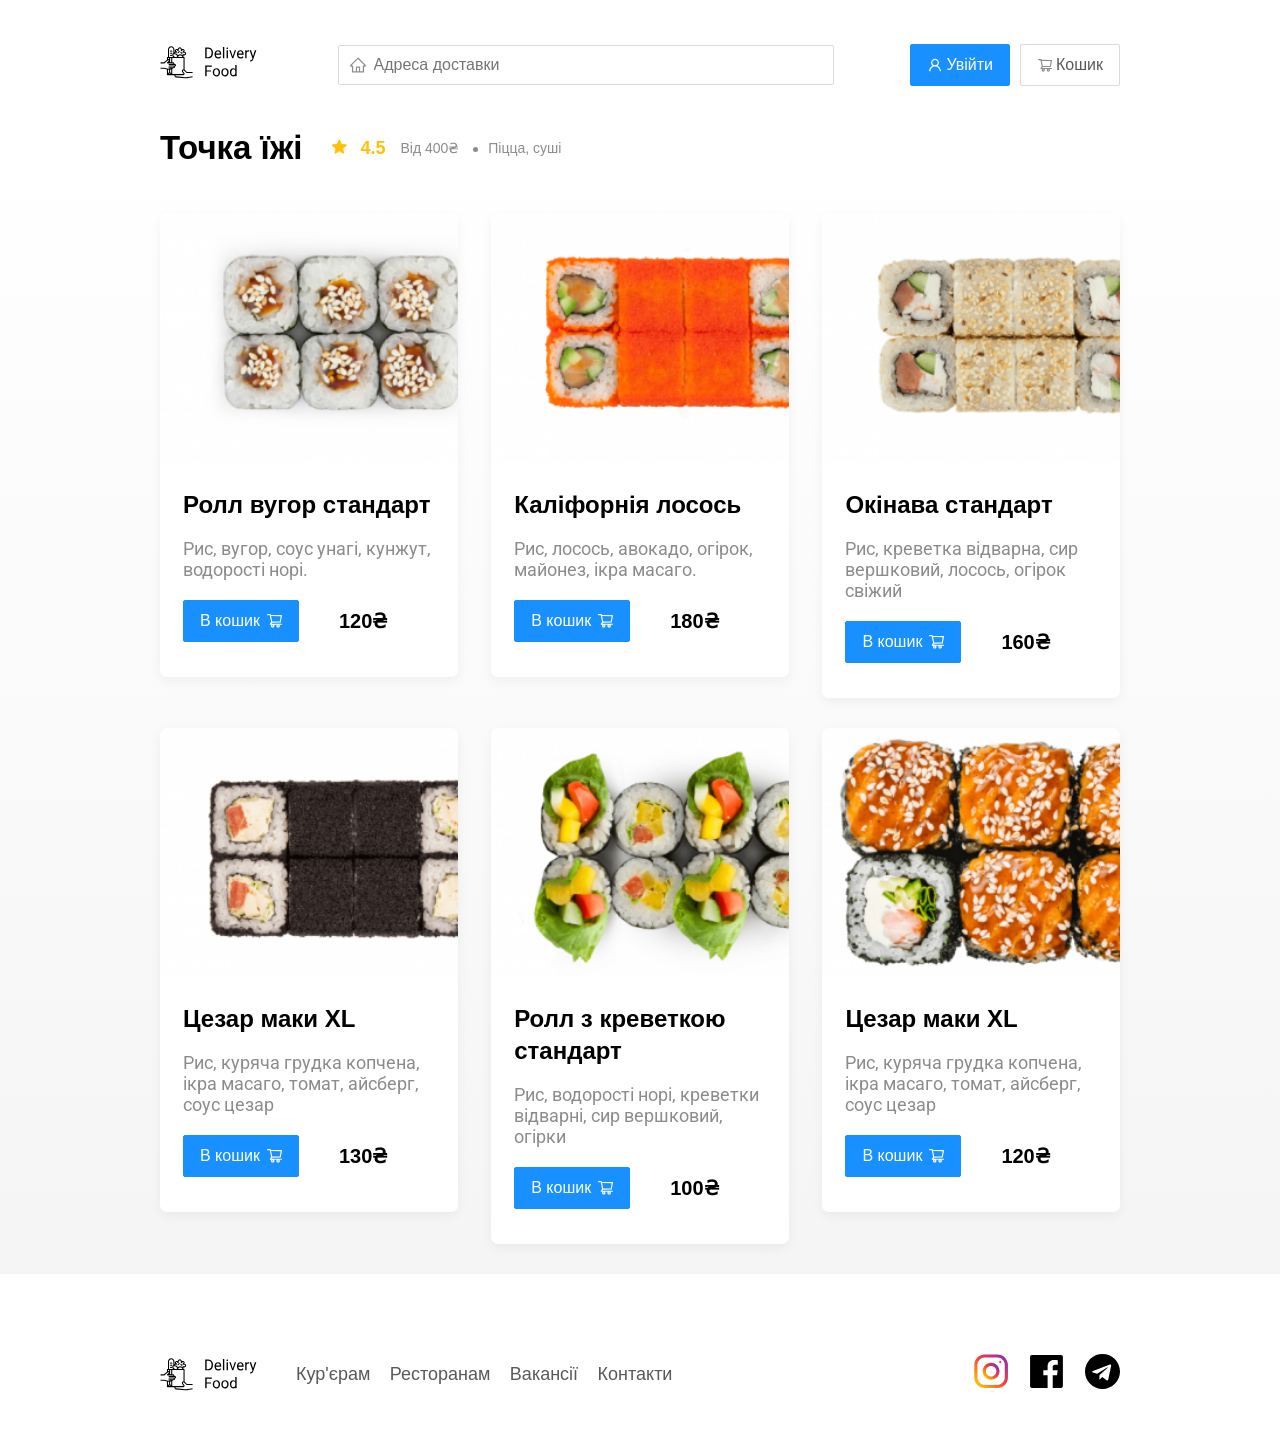
<file: restaurants-3.html>
<!DOCTYPE html>
<html lang="ru">
<head>
    <meta charset="UTF-8">
    <meta name="viewport" content="width=device-width, initial-scale=1.0">
    <link rel="shordcut icon" href="img/burger.png">
    <title>Точка їжі</title>
    <link rel="stylesheet" href="css/style.css">
    <link href="https://fonts.googleapis.com/css2?family=Roboto:wght@700&display=swap" rel="stylesheet">
    <link rel="stylesheet" href="css/normalize.css">
    <link rel="stylesheet" href="css/animate.css">
    <script src="js\wow.min.js"></script>
</head>
<body>
    <div class="container">
        <header style="flex-wrap: wrap;" class="wow fadeInDown">
            <a href="index.html"> <img src="img/logo.svg" alt="logo" class="logo"></a>
            <input type="text" class="search-input input" placeholder="Адреса доставки">
            <div class="buttons">
                <button class="button button-primary">
                    <img src="img/user.svg" alt="user" class="button-icon">
                   <span class="button-text"></span>Увійти  </span>
                </button>
                <button class="button" id="cart-button">
                    <img src="img/shopping-cart.svg" alt="shopping-cart" class="button-icon">
                    <span class="button-text"></span>Кошик</span>
            </div>
        </header>
       
    </div>
    <main class="main">
        <div class="container">
            <section class="restorans">
                <div class="section-heading">
                    <h2 class="section-title">Точка їжі</h2>
                    <div class="card-info">
                        <div class="rating">
                            <img src="img/star.svg" alt="star" class="star">
                            4.5</div>
                        <div class="price">Від 400₴
                        </div>
                        <div class="category">Піцца, суші</div>
                    </div>
                </div>
                <div class="cards">
                    <div class="card wow fadeInLeft">
                        <img src="img/r_1.png" alt="img" class="card-image">
                        <div class="card-text">
                            <div class="card-heading">
                                <h3 class="card-title card-title-reg">
                                    Ролл вугор стандарт</h3>
                            </div>
    
                            <div class="card-info">
                                <div class="ingredients">
                                    Рис, вугор, соус унагі, кунжут, водорості норі.</div>
                            </div>
                            <div class="card-buttons">
                                <button class="button button-primary">
                                    <span class="button-card-text">В кошик</span>
                                    <img src="img/shopping-card-white.svg" alt="shopping-cart" class="button-card-img">
                                </button>
                                <strong class="card-price-bold">120₴</strong>
                            </div>
                        </div>
                    </div>
                    <div class="card wow fadeInUp">
                        <img src="img/r_2.png" alt="img" class="card-image">
                        <div class="card-text">
                            <div class="card-heading">
                                <h3 class="card-title card-title-reg">Каліфорнія лосось</h3>
                            </div>
    
                            <div class="card-info">
                                <div class="ingredients">
                                    Рис, лосось, авокадо, огірок, майонез, ікра масаго.</div>
                            </div>
                            <div class="card-buttons">
                                <button class="button button-primary">
                                    <span class="button-card-text">В кошик</span>
                                    <img src="img/shopping-card-white.svg" alt="shopping-cart" class="button-card-img">
                                </button>
                                <strong class="card-price-bold">180₴</strong>
                            </div>
                        </div>
                    </div>
                    <div class="card wow fadeInRight">
                        <img src="img/r_3.png" alt="img" class="card-image">
                        <div class="card-text">
                            <div class="card-heading">
                                <h3 class="card-title card-title-reg">
                                    Окінава стандарт</h3>
                            </div>
    
                            <div class="card-info">
                                <div class="ingredients">Рис, креветка відварна, сир вершковий, лосось, огірок свіжий</div>
                            </div>
                            <div class="card-buttons">
                                <button class="button button-primary">
                                    <span class="button-card-text">В кошик</span>
                                    <img src="img/shopping-card-white.svg" alt="shopping-cart" class="button-card-img">
                                </button>
                                <strong class="card-price-bold">160₴</strong>
                            </div>
                        </div>
                    </div>
                    <div class="card wow fadeInLeft">
                        <img src="img/r_4.png" alt="img" class="card-image">
                        <div class="card-text">
                            <div class="card-heading">
                                <h3 class="card-title card-title-reg">
                                    Цезар маки ХL</h3>
                            </div>
    
                            <div class="card-info">
                                <div class="ingredients">Рис, куряча грудка копчена, ікра масаго, томат, айсберг, соус цезар</div>
                            </div>
                            <div class="card-buttons">
                                <button class="button button-primary">
                                    <span class="button-card-text">В кошик</span>
                                    <img src="img/shopping-card-white.svg" alt="shopping-cart" class="button-card-img">
                                </button>
                                <strong class="card-price-bold">130₴</strong>
                            </div>
                        </div>
                    </div>
                    <div class="card wow fadeInUp">
                        <img src="img/r_5.png" alt="img" class="card-image">
                        <div class="card-text">
                            <div class="card-heading">
                                <h3 class="card-title card-title-reg">
                                    Ролл з креветкою стандарт</h3>
                            </div>
    
                            <div class="card-info">
                                <div class="ingredients">
                                    Рис, водорості норі, креветки відварні, сир вершковий, огірки</div>
                            </div>
                            <div class="card-buttons">
                                <button class="button button-primary">
                                    <span class="button-card-text">В кошик</span>
                                    <img src="img/shopping-card-white.svg" alt="shopping-cart" class="button-card-img">
                                </button>
                                <strong class="card-price-bold">100₴</strong>
                            </div>
                        </div>
                    </div>
                    <div class="card wow fadeInRight">
                        <img src="img/r_6.png" alt="img" class="card-image">
                        <div class="card-text">
                            <div class="card-heading">
                                <h3 class="card-title card-title-reg">
                                    Цезар маки ХL</h3>
                            </div>
    
                            <div class="card-info">
                                <div class="ingredients">Рис, куряча грудка копчена, ікра масаго, томат, айсберг, соус цезар</div>
                            </div>
                            <div class="card-buttons">
                                <button class="button button-primary">
                                    <span class="button-card-text">В кошик</span>
                                    <img src="img/shopping-card-white.svg" alt="shopping-cart" class="button-card-img">
                                </button>
                                <strong class="card-price-bold">120₴</strong>
                            </div>
                        </div>
                    </div>
                </div>
            </section>
        </div>
    </main>
    <footer class="footer wow zoomIn">
        <div class="container">
            <div class="footer-block">
                <img src="img/logo.svg" alt="logo" class="logo footer-logo">
                <nav class="footer-nav">
                    <a href="#" class="footer-link">Кур'єрам</a>
                    <a href="#" class="footer-link">Ресторанам</a>
                    <a href="#" class="footer-link">Вакансії</a>
                    <a href="#" class="footer-link">Контакти</a>
                </nav>
                <div class="social-links">
                    <a href="#" class="social-link"><img src="img/Group 1.svg" alt="instagram"></a>
                    <a href="#" class="social-link"><img src="img/facebook.svg" alt="facebook"></a>
                    <a href="#" class="social-link"><img src="img/telegram.svg" alt="BK"></a> 
                </div>
            </div>
        </div>
    </footer>
    <div class="modal wow pulse">
        <div class="modal-dialog">
            <div class="modal-header">
                <h3 class="modal-title">Корзина</h3>
                <button class="close">&times;</button>
            </div>
            <div class="modal-body">
                <div class="foods-row">
                        <span class="food-name">Ролл угорь стандарт</span>
                        <strong class="food-price">250₽</strong>
                        <button class="counter-button">-</button>
                        <span class="counter">1</span>
                        <button class="counter-button">+</button>
                </div>
                <div class="foods-row">
                    <span class="food-name">Ролл угорь стандарт</span>
                    <strong class="food-price">250₽</strong>
                    <button class="counter-button">-</button>
                    <span class="counter">1</span>
                    <button class="counter-button">+</button>
            </div>
            <div class="foods-row">
                <span class="food-name">Ролл угорь стандарт</span>
                <strong class="food-price">250₽</strong>
                <button class="counter-button">-</button>
                <span class="counter">1</span>
                <button class="counter-button">+</button>
        </div>
        <div class="foods-row">
            <span class="food-name">Ролл угорь стандарт</span>
            <strong class="food-price">250₽</strong>
            <button class="counter-button">-</button>
            <span class="counter">1</span>
            <button class="counter-button">+</button>
    </div>
    <div class="foods-row">
        <span class="food-name">Ролл угорь стандарт</span>
        <strong class="food-price">250₽</strong>
        <button class="counter-button">-</button>
        <span class="counter">1</span>
        <button class="counter-button">+</button>
</div>
            </div>
            <div class="modal-footer">
                <span class="price-tag">1250₽</span>
                <div class="footer-butttons">
                    <button class="button button-primary">Оформить заказ</button>
                    <button class="button">Отмена</button>
                </div>
            </div>
        </div>
    </div>



    <script src="js\wow.min.js"></script>
    <script src="js\main.js"></script>
</body>
</html>
</file>
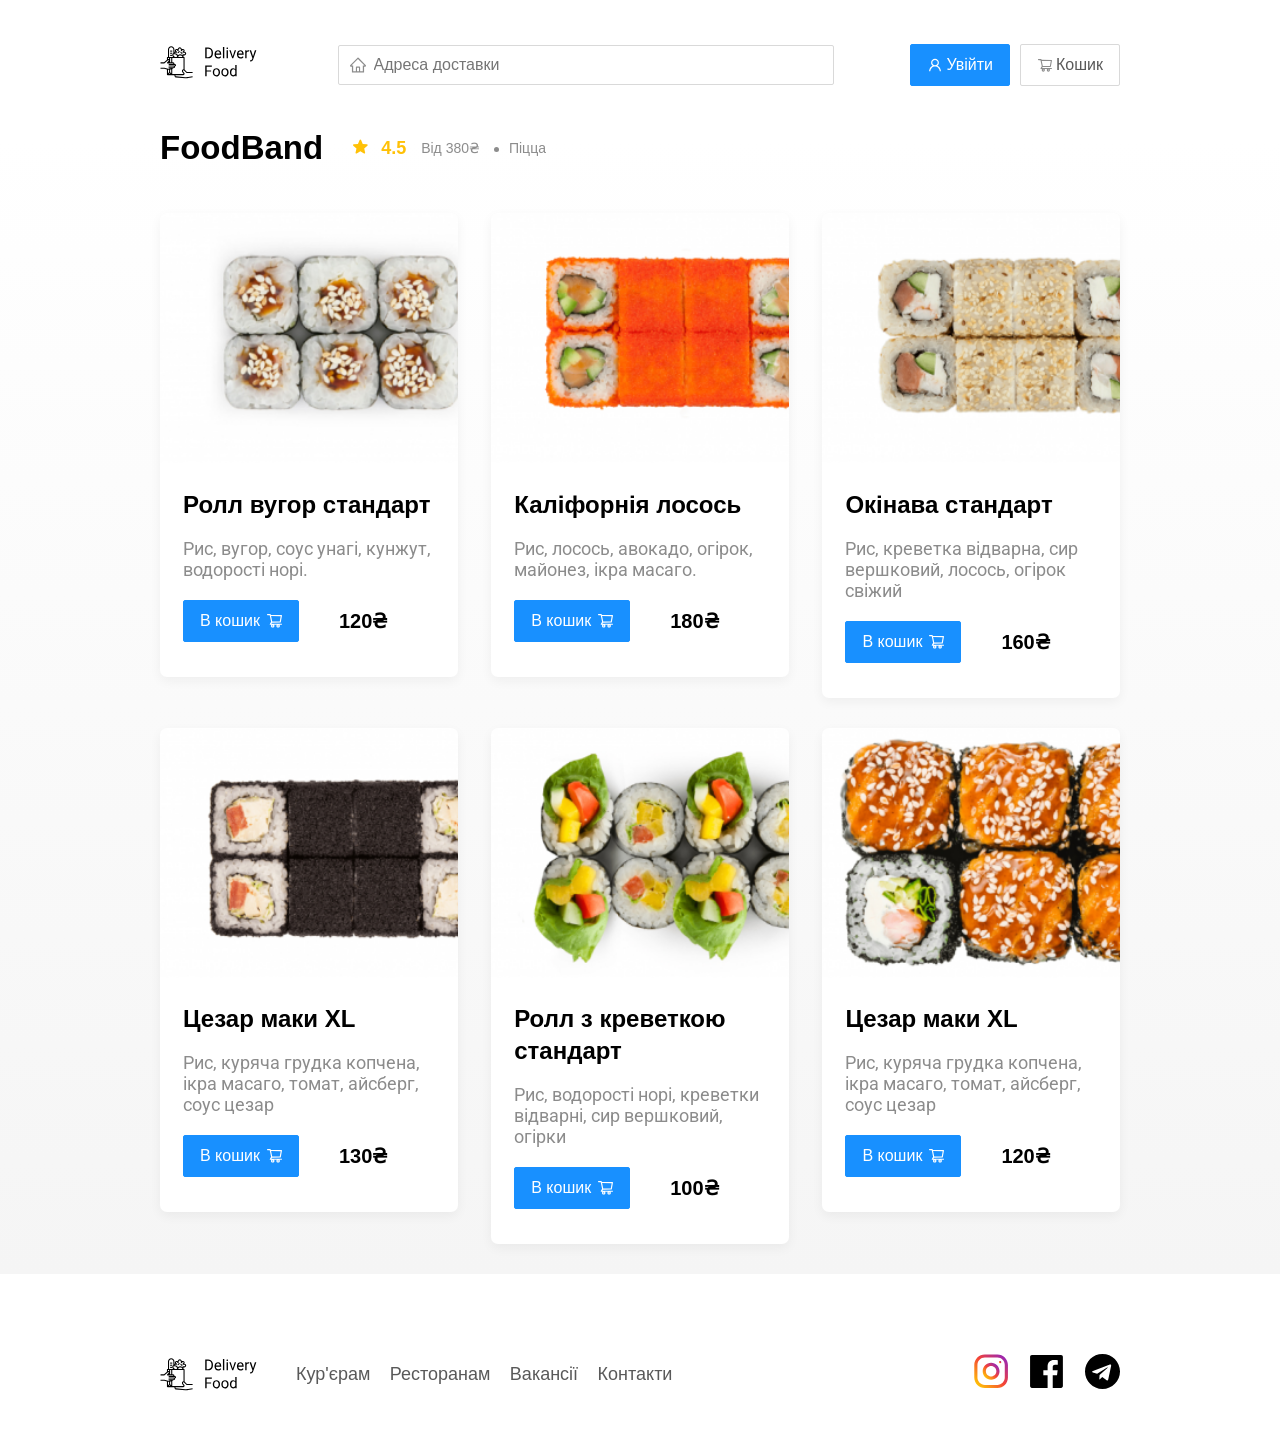
<file: restaurants-4.html>
<!DOCTYPE html>
<html lang="ru">
<head>
    <meta charset="UTF-8">
    <meta name="viewport" content="width=device-width, initial-scale=1.0">
    <link rel="shordcut icon" href="img/burger.png">
    <title>FoodBand</title>
    <link rel="stylesheet" href="css/style.css">
    <link href="https://fonts.googleapis.com/css2?family=Roboto:wght@700&display=swap" rel="stylesheet">
    <link rel="stylesheet" href="css/normalize.css">
    <link rel="stylesheet" href="css/animate.css">
    <script src="js\wow.min.js"></script>
</head>
<body>
    <div class="container">
        <header style="flex-wrap: wrap;" class="wow fadeInDown">
            <a href="index.html"> <img src="img/logo.svg" alt="logo" class="logo"></a>
            <input type="text" class="search-input input" placeholder="Адреса доставки">
            <div class="buttons">
                <button class="button button-primary">
                    <img src="img/user.svg" alt="user" class="button-icon">
                   <span class="button-text"></span>Увійти  </span>
                </button>
                <button class="button" id="cart-button">
                    <img src="img/shopping-cart.svg" alt="shopping-cart" class="button-icon">
                    <span class="button-text"></span>Кошик</span>
            </div>
        </header>
       
    </div>
    <main class="main">
        <div class="container">
            <section class="restorans">
                <div class="section-heading">
                    <h2 class="section-title">FoodBand</h2>
                    <div class="card-info">
                        <div class="rating">
                            <img src="img/star.svg" alt="star" class="star">
                            4.5</div>
                        <div class="price">Від 380₴
                        </div>
                        <div class="category">Піцца</div>
                    </div>
                </div>
                <div class="cards">
                    <div class="card wow fadeInLeft">
                        <img src="img/r_1.png" alt="img" class="card-image">
                        <div class="card-text">
                            <div class="card-heading">
                                <h3 class="card-title card-title-reg">
                                    Ролл вугор стандарт</h3>
                            </div>
    
                            <div class="card-info">
                                <div class="ingredients">
                                    Рис, вугор, соус унагі, кунжут, водорості норі.</div>
                            </div>
                            <div class="card-buttons">
                                <button class="button button-primary">
                                    <span class="button-card-text">В кошик</span>
                                    <img src="img/shopping-card-white.svg" alt="shopping-cart" class="button-card-img">
                                </button>
                                <strong class="card-price-bold">120₴</strong>
                            </div>
                        </div>
                    </div>
                    <div class="card wow fadeInUp">
                        <img src="img/r_2.png" alt="img" class="card-image">
                        <div class="card-text">
                            <div class="card-heading">
                                <h3 class="card-title card-title-reg">Каліфорнія лосось</h3>
                            </div>
    
                            <div class="card-info">
                                <div class="ingredients">
                                    Рис, лосось, авокадо, огірок, майонез, ікра масаго.</div>
                            </div>
                            <div class="card-buttons">
                                <button class="button button-primary">
                                    <span class="button-card-text">В кошик</span>
                                    <img src="img/shopping-card-white.svg" alt="shopping-cart" class="button-card-img">
                                </button>
                                <strong class="card-price-bold">180₴</strong>
                            </div>
                        </div>
                    </div>
                    <div class="card wow fadeInRight">
                        <img src="img/r_3.png" alt="img" class="card-image">
                        <div class="card-text">
                            <div class="card-heading">
                                <h3 class="card-title card-title-reg">
                                    Окінава стандарт</h3>
                            </div>
    
                            <div class="card-info">
                                <div class="ingredients">Рис, креветка відварна, сир вершковий, лосось, огірок свіжий</div>
                            </div>
                            <div class="card-buttons">
                                <button class="button button-primary">
                                    <span class="button-card-text">В кошик</span>
                                    <img src="img/shopping-card-white.svg" alt="shopping-cart" class="button-card-img">
                                </button>
                                <strong class="card-price-bold">160₴</strong>
                            </div>
                        </div>
                    </div>
                    <div class="card wow fadeInLeft">
                        <img src="img/r_4.png" alt="img" class="card-image">
                        <div class="card-text">
                            <div class="card-heading">
                                <h3 class="card-title card-title-reg">
                                    Цезар маки ХL</h3>
                            </div>
    
                            <div class="card-info">
                                <div class="ingredients">Рис, куряча грудка копчена, ікра масаго, томат, айсберг, соус цезар</div>
                            </div>
                            <div class="card-buttons">
                                <button class="button button-primary">
                                    <span class="button-card-text">В кошик</span>
                                    <img src="img/shopping-card-white.svg" alt="shopping-cart" class="button-card-img">
                                </button>
                                <strong class="card-price-bold">130₴</strong>
                            </div>
                        </div>
                    </div>
                    <div class="card wow fadeInUp">
                        <img src="img/r_5.png" alt="img" class="card-image">
                        <div class="card-text">
                            <div class="card-heading">
                                <h3 class="card-title card-title-reg">
                                    Ролл з креветкою стандарт</h3>
                            </div>
    
                            <div class="card-info">
                                <div class="ingredients">
                                    Рис, водорості норі, креветки відварні, сир вершковий, огірки</div>
                            </div>
                            <div class="card-buttons">
                                <button class="button button-primary">
                                    <span class="button-card-text">В кошик</span>
                                    <img src="img/shopping-card-white.svg" alt="shopping-cart" class="button-card-img">
                                </button>
                                <strong class="card-price-bold">100₴</strong>
                            </div>
                        </div>
                    </div>
                    <div class="card wow fadeInRight">
                        <img src="img/r_6.png" alt="img" class="card-image">
                        <div class="card-text">
                            <div class="card-heading">
                                <h3 class="card-title card-title-reg">
                                    Цезар маки ХL</h3>
                            </div>
    
                            <div class="card-info">
                                <div class="ingredients">Рис, куряча грудка копчена, ікра масаго, томат, айсберг, соус цезар</div>
                            </div>
                            <div class="card-buttons">
                                <button class="button button-primary">
                                    <span class="button-card-text">В кошик</span>
                                    <img src="img/shopping-card-white.svg" alt="shopping-cart" class="button-card-img">
                                </button>
                                <strong class="card-price-bold">120₴</strong>
                            </div>
                        </div>
                    </div>
                </div>
            </section>
        </div>
    </main>
    <footer class="footer wow zoomIn">
        <div class="container">
            <div class="footer-block">
                <img src="img/logo.svg" alt="logo" class="logo footer-logo">
                <nav class="footer-nav">
                    <a href="#" class="footer-link">Кур'єрам</a>
                    <a href="#" class="footer-link">Ресторанам</a>
                    <a href="#" class="footer-link">Вакансії</a>
                    <a href="#" class="footer-link">Контакти</a>
                </nav>
                <div class="social-links">
                    <a href="#" class="social-link"><img src="img/Group 1.svg" alt="instagram"></a>
                    <a href="#" class="social-link"><img src="img/facebook.svg" alt="facebook"></a>
                    <a href="#" class="social-link"><img src="img/telegram.svg" alt="BK"></a> 
                </div>
            </div>
        </div>
    </footer>
    <div class="modal wow pulse">
        <div class="modal-dialog">
            <div class="modal-header">
                <h3 class="modal-title">Корзина</h3>
                <button class="close">&times;</button>
            </div>
            <div class="modal-body">
                <div class="foods-row">
                        <span class="food-name">Ролл угорь стандарт</span>
                        <strong class="food-price">250₽</strong>
                        <button class="counter-button">-</button>
                        <span class="counter">1</span>
                        <button class="counter-button">+</button>
                </div>
                <div class="foods-row">
                    <span class="food-name">Ролл угорь стандарт</span>
                    <strong class="food-price">250₽</strong>
                    <button class="counter-button">-</button>
                    <span class="counter">1</span>
                    <button class="counter-button">+</button>
            </div>
            <div class="foods-row">
                <span class="food-name">Ролл угорь стандарт</span>
                <strong class="food-price">250₽</strong>
                <button class="counter-button">-</button>
                <span class="counter">1</span>
                <button class="counter-button">+</button>
        </div>
        <div class="foods-row">
            <span class="food-name">Ролл угорь стандарт</span>
            <strong class="food-price">250₽</strong>
            <button class="counter-button">-</button>
            <span class="counter">1</span>
            <button class="counter-button">+</button>
    </div>
    <div class="foods-row">
        <span class="food-name">Ролл угорь стандарт</span>
        <strong class="food-price">250₽</strong>
        <button class="counter-button">-</button>
        <span class="counter">1</span>
        <button class="counter-button">+</button>
</div>
            </div>
            <div class="modal-footer">
                <span class="price-tag">1250₽</span>
                <div class="footer-butttons">
                    <button class="button button-primary">Оформить заказ</button>
                    <button class="button">Отмена</button>
                </div>
            </div>
        </div>
    </div>



    <script src="js\wow.min.js"></script>
    <script src="js\main.js"></script>
</body>
</html>
</file>
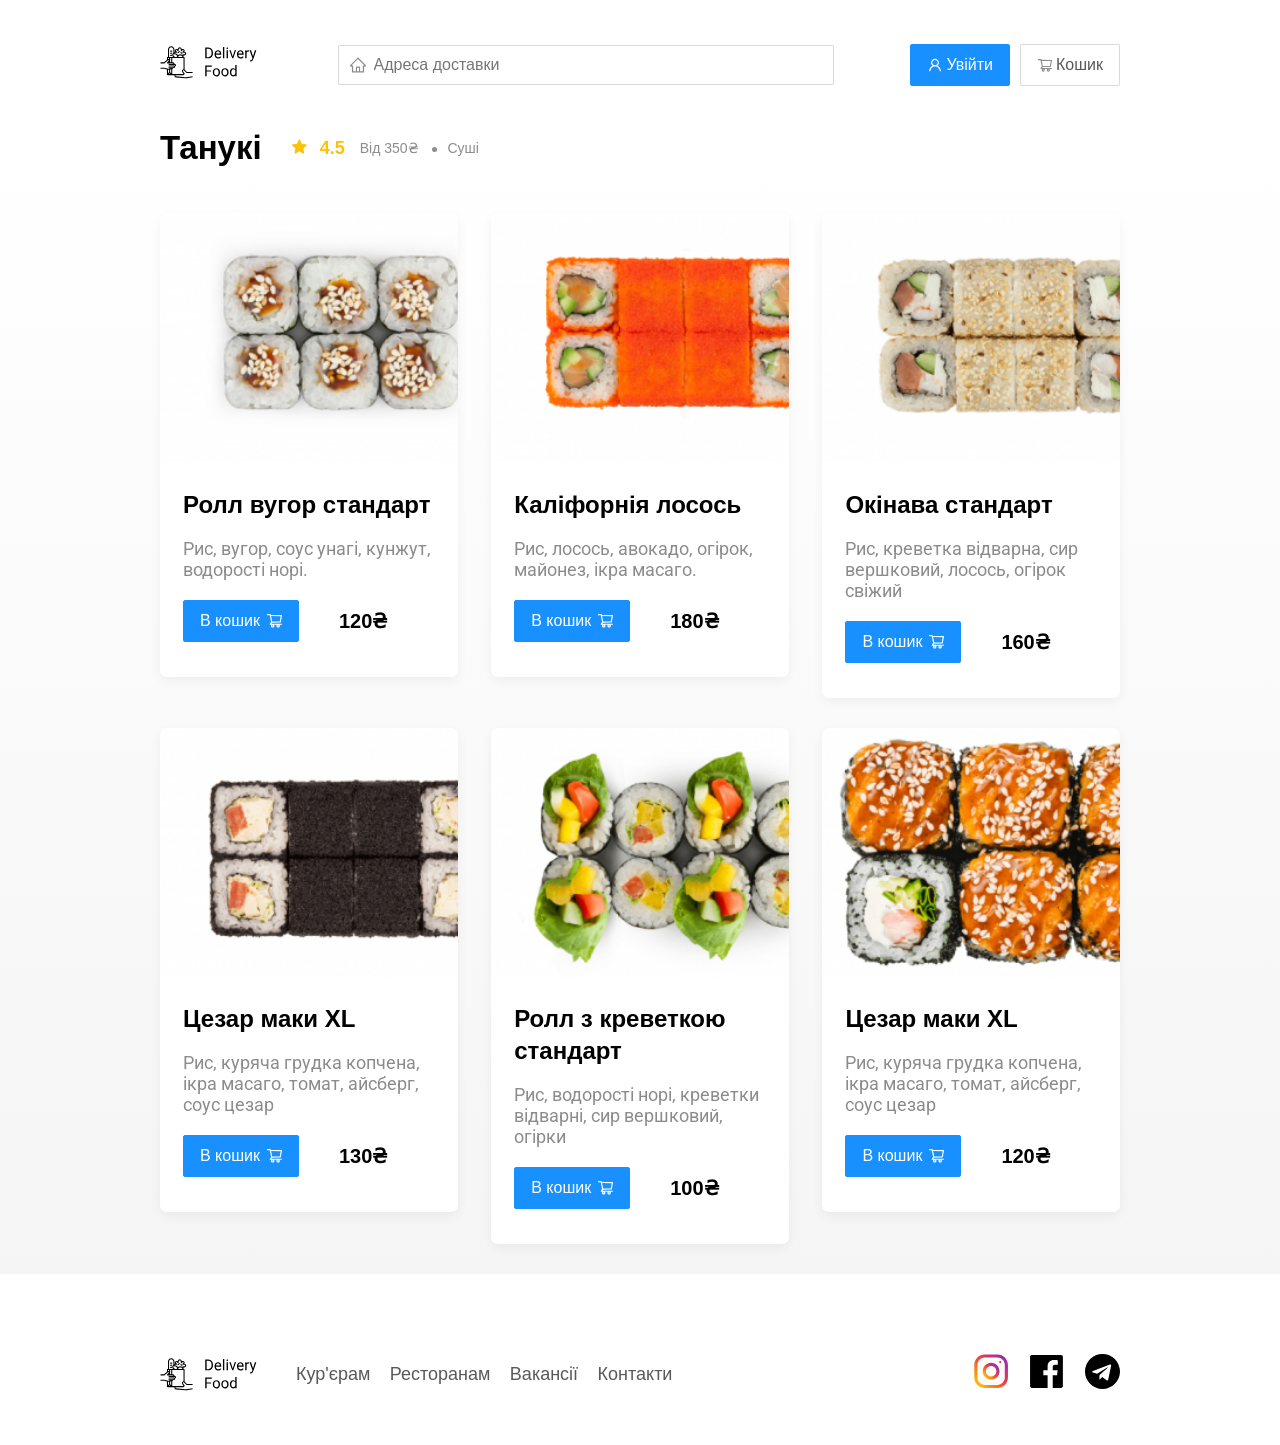
<file: restaurants-5.html>
<!DOCTYPE html>
<html lang="ru">
<head>
    <meta charset="UTF-8">
    <meta name="viewport" content="width=device-width, initial-scale=1.0">
    <link rel="shordcut icon" href="img/burger.png">
    <title>Танукі</title>
    <link rel="stylesheet" href="css/style.css">
    <link href="https://fonts.googleapis.com/css2?family=Roboto:wght@700&display=swap" rel="stylesheet">
    <link rel="stylesheet" href="css/normalize.css">
    <link rel="stylesheet" href="css/animate.css">
    <script src="js\wow.min.js"></script>
</head>
<body>
    <div class="container">
        <header style="flex-wrap: wrap;" class="wow fadeInDown">
            <a href="index.html"> <img src="img/logo.svg" alt="logo" class="logo"></a>
            <input type="text" class="search-input input" placeholder="Адреса доставки">
            <div class="buttons">
                <button class="button button-primary">
                    <img src="img/user.svg" alt="user" class="button-icon">
                   <span class="button-text"></span>Увійти  </span>
                </button>
                <button class="button" id="cart-button">
                    <img src="img/shopping-cart.svg" alt="shopping-cart" class="button-icon">
                    <span class="button-text"></span>Кошик</span>
            </div>
        </header>
       
    </div>
    <main class="main">
        <div class="container">
            <section class="restorans">
                <div class="section-heading">
                    <h2 class="section-title">Танукі</h2>
                    <div class="card-info">
                        <div class="rating">
                            <img src="img/star.svg" alt="star" class="star">
                            4.5</div>
                        <div class="price">Від 350₴
                        </div>
                        <div class="category">Суші</div>
                    </div>
                </div>
                <div class="cards">
                    <div class="card wow fadeInLeft">
                        <img src="img/r_1.png" alt="img" class="card-image">
                        <div class="card-text">
                            <div class="card-heading">
                                <h3 class="card-title card-title-reg">
                                    Ролл вугор стандарт</h3>
                            </div>
    
                            <div class="card-info">
                                <div class="ingredients">
                                    Рис, вугор, соус унагі, кунжут, водорості норі.</div>
                            </div>
                            <div class="card-buttons">
                                <button class="button button-primary">
                                    <span class="button-card-text">В кошик</span>
                                    <img src="img/shopping-card-white.svg" alt="shopping-cart" class="button-card-img">
                                </button>
                                <strong class="card-price-bold">120₴</strong>
                            </div>
                        </div>
                    </div>
                    <div class="card wow fadeInUp">
                        <img src="img/r_2.png" alt="img" class="card-image">
                        <div class="card-text">
                            <div class="card-heading">
                                <h3 class="card-title card-title-reg">Каліфорнія лосось</h3>
                            </div>
    
                            <div class="card-info">
                                <div class="ingredients">
                                    Рис, лосось, авокадо, огірок, майонез, ікра масаго.</div>
                            </div>
                            <div class="card-buttons">
                                <button class="button button-primary">
                                    <span class="button-card-text">В кошик</span>
                                    <img src="img/shopping-card-white.svg" alt="shopping-cart" class="button-card-img">
                                </button>
                                <strong class="card-price-bold">180₴</strong>
                            </div>
                        </div>
                    </div>
                    <div class="card wow fadeInRight">
                        <img src="img/r_3.png" alt="img" class="card-image">
                        <div class="card-text">
                            <div class="card-heading">
                                <h3 class="card-title card-title-reg">
                                    Окінава стандарт</h3>
                            </div>
    
                            <div class="card-info">
                                <div class="ingredients">Рис, креветка відварна, сир вершковий, лосось, огірок свіжий</div>
                            </div>
                            <div class="card-buttons">
                                <button class="button button-primary">
                                    <span class="button-card-text">В кошик</span>
                                    <img src="img/shopping-card-white.svg" alt="shopping-cart" class="button-card-img">
                                </button>
                                <strong class="card-price-bold">160₴</strong>
                            </div>
                        </div>
                    </div>
                    <div class="card wow fadeInLeft">
                        <img src="img/r_4.png" alt="img" class="card-image">
                        <div class="card-text">
                            <div class="card-heading">
                                <h3 class="card-title card-title-reg">
                                    Цезар маки ХL</h3>
                            </div>
    
                            <div class="card-info">
                                <div class="ingredients">Рис, куряча грудка копчена, ікра масаго, томат, айсберг, соус цезар</div>
                            </div>
                            <div class="card-buttons">
                                <button class="button button-primary">
                                    <span class="button-card-text">В кошик</span>
                                    <img src="img/shopping-card-white.svg" alt="shopping-cart" class="button-card-img">
                                </button>
                                <strong class="card-price-bold">130₴</strong>
                            </div>
                        </div>
                    </div>
                    <div class="card wow fadeInUp">
                        <img src="img/r_5.png" alt="img" class="card-image">
                        <div class="card-text">
                            <div class="card-heading">
                                <h3 class="card-title card-title-reg">
                                    Ролл з креветкою стандарт</h3>
                            </div>
    
                            <div class="card-info">
                                <div class="ingredients">
                                    Рис, водорості норі, креветки відварні, сир вершковий, огірки</div>
                            </div>
                            <div class="card-buttons">
                                <button class="button button-primary">
                                    <span class="button-card-text">В кошик</span>
                                    <img src="img/shopping-card-white.svg" alt="shopping-cart" class="button-card-img">
                                </button>
                                <strong class="card-price-bold">100₴</strong>
                            </div>
                        </div>
                    </div>
                    <div class="card wow fadeInRight">
                        <img src="img/r_6.png" alt="img" class="card-image">
                        <div class="card-text">
                            <div class="card-heading">
                                <h3 class="card-title card-title-reg">
                                    Цезар маки ХL</h3>
                            </div>
    
                            <div class="card-info">
                                <div class="ingredients">Рис, куряча грудка копчена, ікра масаго, томат, айсберг, соус цезар</div>
                            </div>
                            <div class="card-buttons">
                                <button class="button button-primary">
                                    <span class="button-card-text">В кошик</span>
                                    <img src="img/shopping-card-white.svg" alt="shopping-cart" class="button-card-img">
                                </button>
                                <strong class="card-price-bold">120₴</strong>
                            </div>
                        </div>
                    </div>
                </div>
            </section>
        </div>
    </main>
    <footer class="footer wow zoomIn">
        <div class="container">
            <div class="footer-block">
                <img src="img/logo.svg" alt="logo" class="logo footer-logo">
                <nav class="footer-nav">
                    <a href="#" class="footer-link">Кур'єрам</a>
                    <a href="#" class="footer-link">Ресторанам</a>
                    <a href="#" class="footer-link">Вакансії</a>
                    <a href="#" class="footer-link">Контакти</a>
                </nav>
                <div class="social-links">
                    <a href="#" class="social-link"><img src="img/Group 1.svg" alt="instagram"></a>
                    <a href="#" class="social-link"><img src="img/facebook.svg" alt="facebook"></a>
                    <a href="#" class="social-link"><img src="img/telegram.svg" alt="BK"></a> 
                </div>
            </div>
        </div>
    </footer>
    <div class="modal wow pulse">
        <div class="modal-dialog">
            <div class="modal-header">
                <h3 class="modal-title">Корзина</h3>
                <button class="close">&times;</button>
            </div>
            <div class="modal-body">
                <div class="foods-row">
                        <span class="food-name">Ролл угорь стандарт</span>
                        <strong class="food-price">250₽</strong>
                        <button class="counter-button">-</button>
                        <span class="counter">1</span>
                        <button class="counter-button">+</button>
                </div>
                <div class="foods-row">
                    <span class="food-name">Ролл угорь стандарт</span>
                    <strong class="food-price">250₽</strong>
                    <button class="counter-button">-</button>
                    <span class="counter">1</span>
                    <button class="counter-button">+</button>
            </div>
            <div class="foods-row">
                <span class="food-name">Ролл угорь стандарт</span>
                <strong class="food-price">250₽</strong>
                <button class="counter-button">-</button>
                <span class="counter">1</span>
                <button class="counter-button">+</button>
        </div>
        <div class="foods-row">
            <span class="food-name">Ролл угорь стандарт</span>
            <strong class="food-price">250₽</strong>
            <button class="counter-button">-</button>
            <span class="counter">1</span>
            <button class="counter-button">+</button>
    </div>
    <div class="foods-row">
        <span class="food-name">Ролл угорь стандарт</span>
        <strong class="food-price">250₽</strong>
        <button class="counter-button">-</button>
        <span class="counter">1</span>
        <button class="counter-button">+</button>
</div>
            </div>
            <div class="modal-footer">
                <span class="price-tag">1250₽</span>
                <div class="footer-butttons">
                    <button class="button button-primary">Оформить заказ</button>
                    <button class="button">Отмена</button>
                </div>
            </div>
        </div>
    </div>



    <script src="js\wow.min.js"></script>
    <script src="js\main.js"></script>
</body>
</html>
</file>
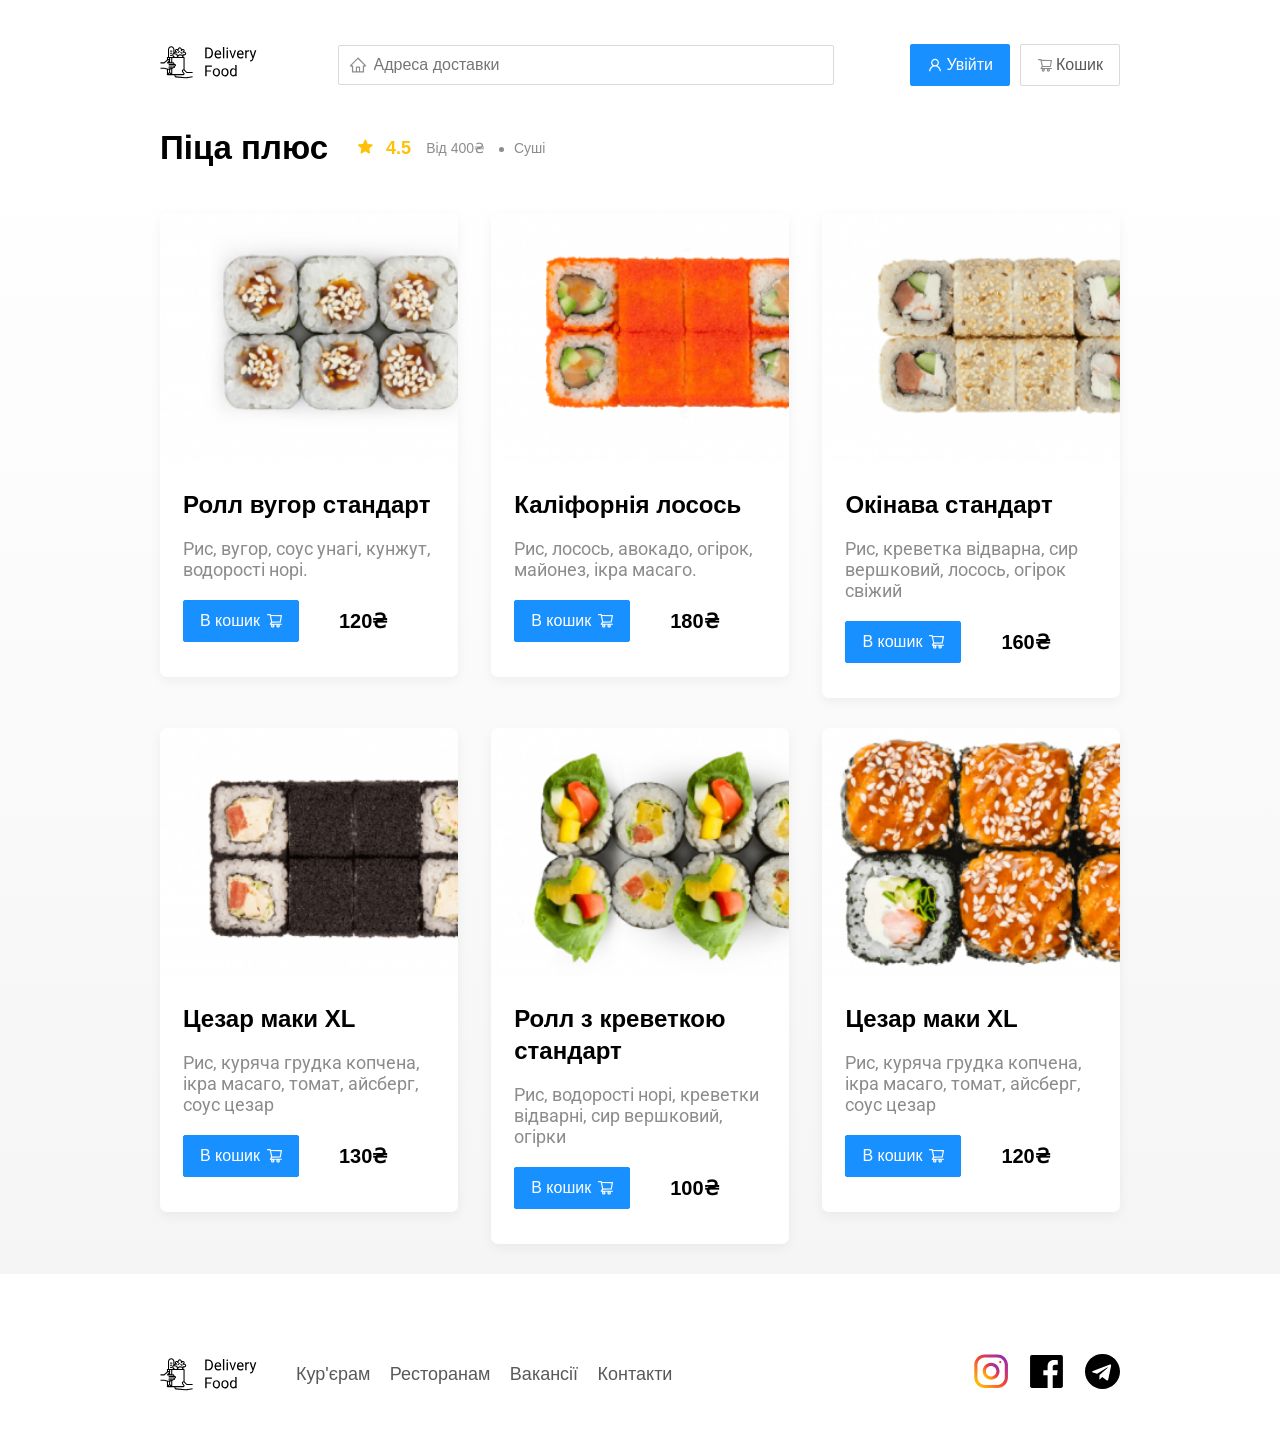
<file: restaurants-6.html>
<!DOCTYPE html>
<html lang="ru">
<head>
    <meta charset="UTF-8">
    <meta name="viewport" content="width=device-width, initial-scale=1.0">
    <link rel="shordcut icon" href="img/burger.png">
    <title>Піца плюс</title>
    <link rel="stylesheet" href="css/style.css">
    <link href="https://fonts.googleapis.com/css2?family=Roboto:wght@700&display=swap" rel="stylesheet">
    <link rel="stylesheet" href="css/normalize.css">
    <link rel="stylesheet" href="css/animate.css">
    <script src="js\wow.min.js"></script>
</head>
<body>
    <div class="container">
        <header style="flex-wrap: wrap;" class="wow fadeInDown">
            <a href="index.html"> <img src="img/logo.svg" alt="logo" class="logo"></a>
            <input type="text" class="search-input input" placeholder="Адреса доставки">
            <div class="buttons">
                <button class="button button-primary">
                    <img src="img/user.svg" alt="user" class="button-icon">
                   <span class="button-text"></span>Увійти  </span>
                </button>
                <button class="button" id="cart-button">
                    <img src="img/shopping-cart.svg" alt="shopping-cart" class="button-icon">
                    <span class="button-text"></span>Кошик</span>
            </div>
        </header>
       
    </div>
    <main class="main">
        <div class="container">
            <section class="restorans">
                <div class="section-heading">
                    <h2 class="section-title">Піца плюс</h2>
                    <div class="card-info">
                        <div class="rating">
                            <img src="img/star.svg" alt="star" class="star">
                            4.5</div>
                        <div class="price">Від 400₴
                        </div>
                        <div class="category">Суші</div>
                    </div>
                </div>
                <div class="cards">
                    <div class="card wow fadeInLeft">
                        <img src="img/r_1.png" alt="img" class="card-image">
                        <div class="card-text">
                            <div class="card-heading">
                                <h3 class="card-title card-title-reg">
                                    Ролл вугор стандарт</h3>
                            </div>
    
                            <div class="card-info">
                                <div class="ingredients">
                                    Рис, вугор, соус унагі, кунжут, водорості норі.</div>
                            </div>
                            <div class="card-buttons">
                                <button class="button button-primary">
                                    <span class="button-card-text">В кошик</span>
                                    <img src="img/shopping-card-white.svg" alt="shopping-cart" class="button-card-img">
                                </button>
                                <strong class="card-price-bold">120₴</strong>
                            </div>
                        </div>
                    </div>
                    <div class="card wow fadeInUp">
                        <img src="img/r_2.png" alt="img" class="card-image">
                        <div class="card-text">
                            <div class="card-heading">
                                <h3 class="card-title card-title-reg">Каліфорнія лосось</h3>
                            </div>
    
                            <div class="card-info">
                                <div class="ingredients">
                                    Рис, лосось, авокадо, огірок, майонез, ікра масаго.</div>
                            </div>
                            <div class="card-buttons">
                                <button class="button button-primary">
                                    <span class="button-card-text">В кошик</span>
                                    <img src="img/shopping-card-white.svg" alt="shopping-cart" class="button-card-img">
                                </button>
                                <strong class="card-price-bold">180₴</strong>
                            </div>
                        </div>
                    </div>
                    <div class="card wow fadeInRight">
                        <img src="img/r_3.png" alt="img" class="card-image">
                        <div class="card-text">
                            <div class="card-heading">
                                <h3 class="card-title card-title-reg">
                                    Окінава стандарт</h3>
                            </div>
    
                            <div class="card-info">
                                <div class="ingredients">Рис, креветка відварна, сир вершковий, лосось, огірок свіжий</div>
                            </div>
                            <div class="card-buttons">
                                <button class="button button-primary">
                                    <span class="button-card-text">В кошик</span>
                                    <img src="img/shopping-card-white.svg" alt="shopping-cart" class="button-card-img">
                                </button>
                                <strong class="card-price-bold">160₴</strong>
                            </div>
                        </div>
                    </div>
                    <div class="card wow fadeInLeft">
                        <img src="img/r_4.png" alt="img" class="card-image">
                        <div class="card-text">
                            <div class="card-heading">
                                <h3 class="card-title card-title-reg">
                                    Цезар маки ХL</h3>
                            </div>
    
                            <div class="card-info">
                                <div class="ingredients">Рис, куряча грудка копчена, ікра масаго, томат, айсберг, соус цезар</div>
                            </div>
                            <div class="card-buttons">
                                <button class="button button-primary">
                                    <span class="button-card-text">В кошик</span>
                                    <img src="img/shopping-card-white.svg" alt="shopping-cart" class="button-card-img">
                                </button>
                                <strong class="card-price-bold">130₴</strong>
                            </div>
                        </div>
                    </div>
                    <div class="card wow fadeInUp">
                        <img src="img/r_5.png" alt="img" class="card-image">
                        <div class="card-text">
                            <div class="card-heading">
                                <h3 class="card-title card-title-reg">
                                    Ролл з креветкою стандарт</h3>
                            </div>
    
                            <div class="card-info">
                                <div class="ingredients">
                                    Рис, водорості норі, креветки відварні, сир вершковий, огірки</div>
                            </div>
                            <div class="card-buttons">
                                <button class="button button-primary">
                                    <span class="button-card-text">В кошик</span>
                                    <img src="img/shopping-card-white.svg" alt="shopping-cart" class="button-card-img">
                                </button>
                                <strong class="card-price-bold">100₴</strong>
                            </div>
                        </div>
                    </div>
                    <div class="card wow fadeInRight">
                        <img src="img/r_6.png" alt="img" class="card-image">
                        <div class="card-text">
                            <div class="card-heading">
                                <h3 class="card-title card-title-reg">
                                    Цезар маки ХL</h3>
                            </div>
    
                            <div class="card-info">
                                <div class="ingredients">Рис, куряча грудка копчена, ікра масаго, томат, айсберг, соус цезар</div>
                            </div>
                            <div class="card-buttons">
                                <button class="button button-primary">
                                    <span class="button-card-text">В кошик</span>
                                    <img src="img/shopping-card-white.svg" alt="shopping-cart" class="button-card-img">
                                </button>
                                <strong class="card-price-bold">120₴</strong>
                            </div>
                        </div>
                    </div>
                </div>
            </section>
        </div>
    </main>
    <footer class="footer wow zoomIn">
        <div class="container">
            <div class="footer-block">
                <img src="img/logo.svg" alt="logo" class="logo footer-logo">
                <nav class="footer-nav">
                    <a href="#" class="footer-link">Кур'єрам</a>
                    <a href="#" class="footer-link">Ресторанам</a>
                    <a href="#" class="footer-link">Вакансії</a>
                    <a href="#" class="footer-link">Контакти</a>
                </nav>
                <div class="social-links">
                    <a href="#" class="social-link"><img src="img/Group 1.svg" alt="instagram"></a>
                    <a href="#" class="social-link"><img src="img/facebook.svg" alt="facebook"></a>
                    <a href="#" class="social-link"><img src="img/telegram.svg" alt="BK"></a> 
                </div>
            </div>
        </div>
    </footer>
    <div class="modal wow pulse">
        <div class="modal-dialog">
            <div class="modal-header">
                <h3 class="modal-title">Корзина</h3>
                <button class="close">&times;</button>
            </div>
            <div class="modal-body">
                <div class="foods-row">
                        <span class="food-name">Ролл угорь стандарт</span>
                        <strong class="food-price">250₽</strong>
                        <button class="counter-button">-</button>
                        <span class="counter">1</span>
                        <button class="counter-button">+</button>
                </div>
                <div class="foods-row">
                    <span class="food-name">Ролл угорь стандарт</span>
                    <strong class="food-price">250₽</strong>
                    <button class="counter-button">-</button>
                    <span class="counter">1</span>
                    <button class="counter-button">+</button>
            </div>
            <div class="foods-row">
                <span class="food-name">Ролл угорь стандарт</span>
                <strong class="food-price">250₽</strong>
                <button class="counter-button">-</button>
                <span class="counter">1</span>
                <button class="counter-button">+</button>
        </div>
        <div class="foods-row">
            <span class="food-name">Ролл угорь стандарт</span>
            <strong class="food-price">250₽</strong>
            <button class="counter-button">-</button>
            <span class="counter">1</span>
            <button class="counter-button">+</button>
    </div>
    <div class="foods-row">
        <span class="food-name">Ролл угорь стандарт</span>
        <strong class="food-price">250₽</strong>
        <button class="counter-button">-</button>
        <span class="counter">1</span>
        <button class="counter-button">+</button>
</div>
            </div>
            <div class="modal-footer">
                <span class="price-tag">1250₽</span>
                <div class="footer-butttons">
                    <button class="button button-primary">Оформить заказ</button>
                    <button class="button">Отмена</button>
                </div>
            </div>
        </div>
    </div>



    <script src="js\wow.min.js"></script>
    <script src="js\main.js"></script>
</body>
</html>
</file>
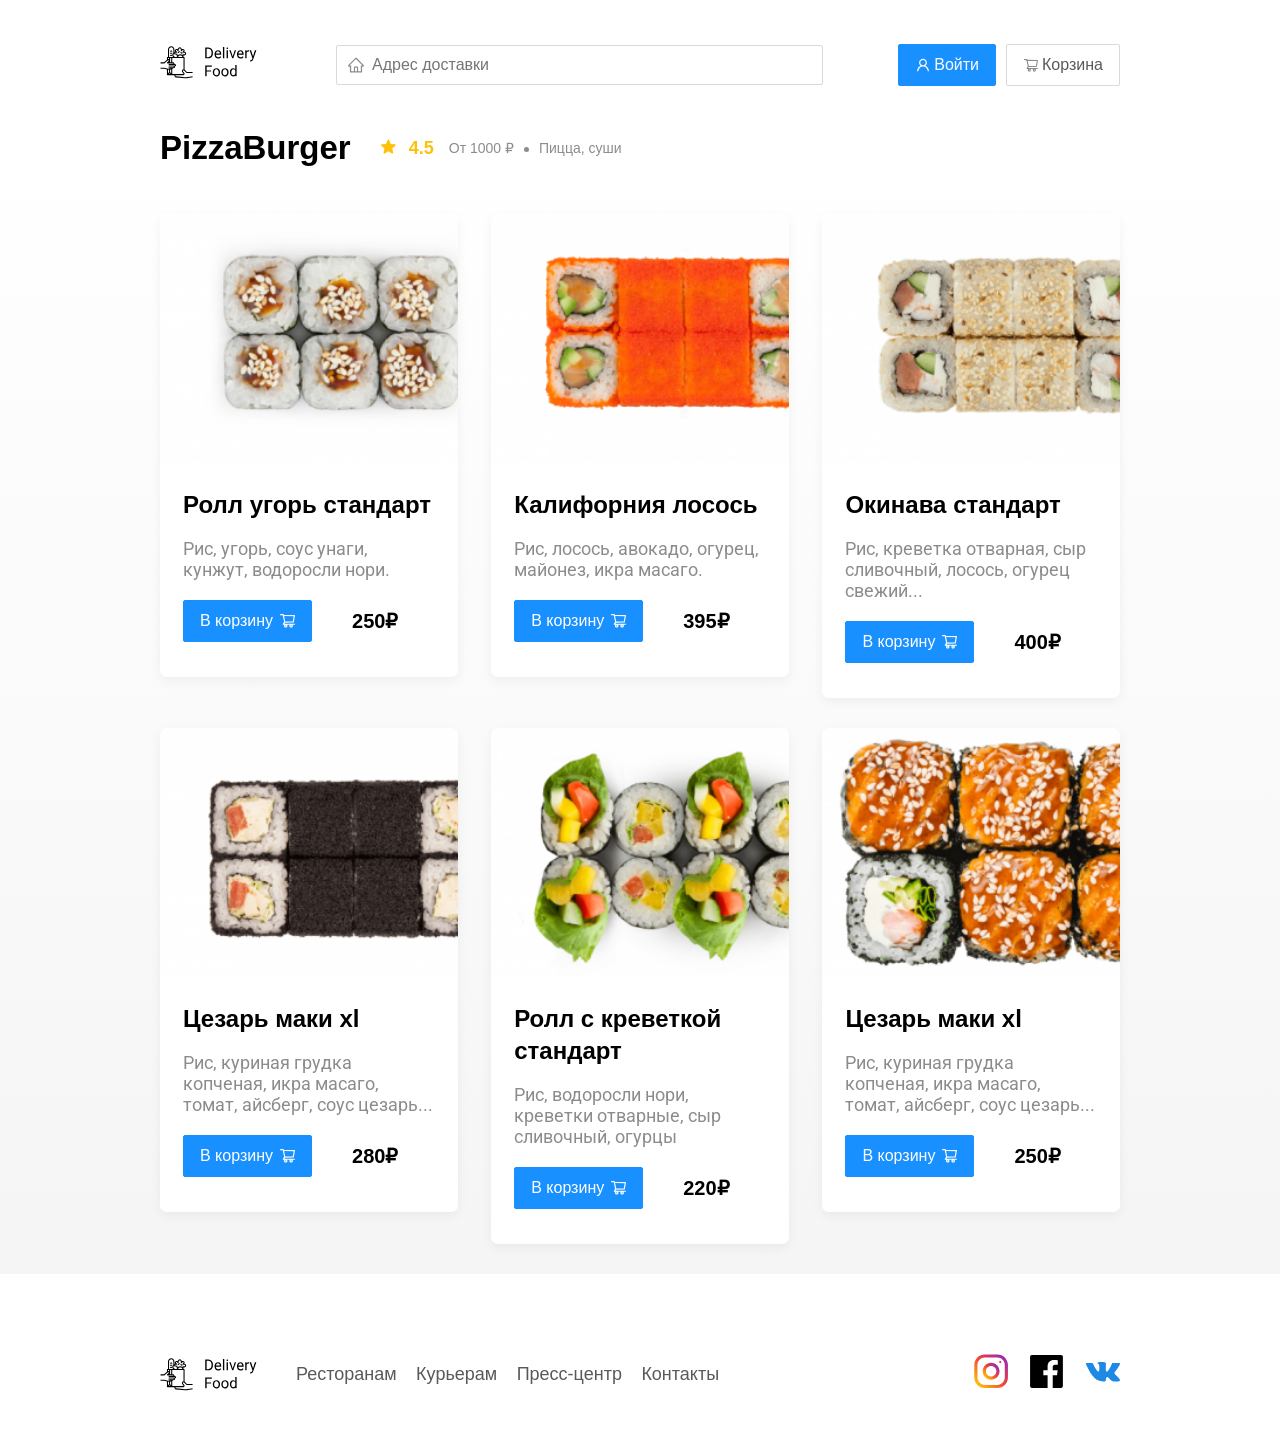
<file: restaurants.html>
<!DOCTYPE html>
<html lang="ru">
<head>
    <meta charset="UTF-8">
    <meta name="viewport" content="width=device-width, initial-scale=1.0">
    <link rel="shordcut icon" href="img/burger.png">
    <title>PizzaBurger</title>
    <link rel="stylesheet" href="css/style.css">
    <link href="https://fonts.googleapis.com/css2?family=Roboto:wght@700&display=swap" rel="stylesheet">
    <link rel="stylesheet" href="css/normalize.css">
    <link rel="stylesheet" href="css/animate.css">
    <script src="js\wow.min.js"></script>
</head>
<body>
    <div class="container">
        <header style="flex-wrap: wrap;" class="wow fadeInDown">
            <a href="index.html"> <img src="img/logo.svg" alt="logo" class="logo"></a>
            <input type="text" class="search-input input" placeholder="Адрес доставки">
            <div class="buttons">
                <button class="button button-primary">
                    <img src="img/user.svg" alt="user" class="button-icon">
                   <span class="button-text"></span>Войти</span>
                </button>
                <button class="button" id="cart-button">
                    <img src="img/shopping-cart.svg" alt="shopping-cart" class="button-icon">
                    <span class="button-text"></span>Корзина</span>
            </div>
        </header>
       
    </div>
    <main class="main">
        <div class="container">
            <section class="restorans">
                <div class="section-heading">
                    <h2 class="section-title">PizzaBurger</h2>
                    <div class="card-info">
                        <div class="rating">
                            <img src="img/star.svg" alt="star" class="star">
                            4.5</div>
                        <div class="price">От 1000 ₽</div>
                        <div class="category">Пицца, суши</div>
                    </div>
                </div>
                <div class="cards">
                    <div class="card wow fadeInLeft">
                        <img src="img/r_1.png" alt="img" class="card-image">
                        <div class="card-text">
                            <div class="card-heading">
                                <h3 class="card-title card-title-reg">Ролл угорь стандарт</h3>
                            </div>
    
                            <div class="card-info">
                                <div class="ingredients">Рис, угорь, соус унаги, кунжут, водоросли нори.</div>
                            </div>
                            <div class="card-buttons">
                                <button class="button button-primary">
                                    <span class="button-card-text">В корзину</span>
                                    <img src="img/shopping-card-white.svg" alt="shopping-cart" class="button-card-img">
                                </button>
                                <strong class="card-price-bold">250₽</strong>
                            </div>
                        </div>
                    </div>
                    <div class="card wow fadeInUp">
                        <img src="img/r_2.png" alt="img" class="card-image">
                        <div class="card-text">
                            <div class="card-heading">
                                <h3 class="card-title card-title-reg">Калифорния лосось</h3>
                            </div>
    
                            <div class="card-info">
                                <div class="ingredients">Рис, лосось, авокадо, огурец, майонез, икра масаго.</div>
                            </div>
                            <div class="card-buttons">
                                <button class="button button-primary">
                                    <span class="button-card-text">В корзину</span>
                                    <img src="img/shopping-card-white.svg" alt="shopping-cart" class="button-card-img">
                                </button>
                                <strong class="card-price-bold">395₽</strong>
                            </div>
                        </div>
                    </div>
                    <div class="card wow fadeInRight">
                        <img src="img/r_3.png" alt="img" class="card-image">
                        <div class="card-text">
                            <div class="card-heading">
                                <h3 class="card-title card-title-reg">Окинава стандарт</h3>
                            </div>
    
                            <div class="card-info">
                                <div class="ingredients"> Рис, креветка отварная, сыр сливочный, лосось, огурец свежий...</div>
                            </div>
                            <div class="card-buttons">
                                <button class="button button-primary">
                                    <span class="button-card-text">В корзину</span>
                                    <img src="img/shopping-card-white.svg" alt="shopping-cart" class="button-card-img">
                                </button>
                                <strong class="card-price-bold">400₽</strong>
                            </div>
                        </div>
                    </div>
                    <div class="card wow fadeInLeft">
                        <img src="img/r_4.png" alt="img" class="card-image">
                        <div class="card-text">
                            <div class="card-heading">
                                <h3 class="card-title card-title-reg">Цезарь маки хl</h3>
                            </div>
    
                            <div class="card-info">
                                <div class="ingredients">Рис, куриная грудка копченая, икра масаго, томат, айсберг, соус цезарь...</div>
                            </div>
                            <div class="card-buttons">
                                <button class="button button-primary">
                                    <span class="button-card-text">В корзину</span>
                                    <img src="img/shopping-card-white.svg" alt="shopping-cart" class="button-card-img">
                                </button>
                                <strong class="card-price-bold">280₽</strong>
                            </div>
                        </div>
                    </div>
                    <div class="card wow fadeInUp">
                        <img src="img/r_5.png" alt="img" class="card-image">
                        <div class="card-text">
                            <div class="card-heading">
                                <h3 class="card-title card-title-reg">Ролл с креветкой стандарт</h3>
                            </div>
    
                            <div class="card-info">
                                <div class="ingredients">Рис, водоросли нори, креветки отварные, сыр сливочный, огурцы</div>
                            </div>
                            <div class="card-buttons">
                                <button class="button button-primary">
                                    <span class="button-card-text">В корзину</span>
                                    <img src="img/shopping-card-white.svg" alt="shopping-cart" class="button-card-img">
                                </button>
                                <strong class="card-price-bold">220₽</strong>
                            </div>
                        </div>
                    </div>
                    <div class="card wow fadeInRight">
                        <img src="img/r_6.png" alt="img" class="card-image">
                        <div class="card-text">
                            <div class="card-heading">
                                <h3 class="card-title card-title-reg">Цезарь маки хl</h3>
                            </div>
    
                            <div class="card-info">
                                <div class="ingredients">Рис, куриная грудка копченая, икра масаго, томат, айсберг, соус цезарь...</div>
                            </div>
                            <div class="card-buttons">
                                <button class="button button-primary">
                                    <span class="button-card-text">В корзину</span>
                                    <img src="img/shopping-card-white.svg" alt="shopping-cart" class="button-card-img">
                                </button>
                                <strong class="card-price-bold">250₽</strong>
                            </div>
                        </div>
                    </div>
                </div>
            </section>
        </div>
    </main>
    <footer class="footer wow zoomIn">
        <div class="container">
            <div class="footer-block">
                <img src="img/logo.svg" alt="logo" class="logo footer-logo">
                <nav class="footer-nav">
                    <a href="#" class="footer-link">Ресторанам</a>
                    <a href="#" class="footer-link">Курьерам</a>
                    <a href="#" class="footer-link">Пресс-центр</a>
                    <a href="#" class="footer-link">Контакты</a>
                </nav>
                <div class="social-links">
                    <a href="#" class="social-link"><img src="img/Group 1.svg" alt="instagram"></a>
                    <a href="#" class="social-link"><img src="img/facebook.svg" alt="facebook"></a>
                    <a href="#" class="social-link"><img src="img/vk.svg" alt="BK"></a> 
                </div>
            </div>
        </div>
    </footer>
    <div class="modal wow pulse">
        <div class="modal-dialog">
            <div class="modal-header">
                <h3 class="modal-title">Корзина</h3>
                <button class="close">&times;</button>
            </div>
            <div class="modal-body">
                <div class="foods-row">
                        <span class="food-name">Ролл угорь стандарт</span>
                        <strong class="food-price">250₽</strong>
                        <button class="counter-button">-</button>
                        <span class="counter">1</span>
                        <button class="counter-button">+</button>
                </div>
                <div class="foods-row">
                    <span class="food-name">Ролл угорь стандарт</span>
                    <strong class="food-price">250₽</strong>
                    <button class="counter-button">-</button>
                    <span class="counter">1</span>
                    <button class="counter-button">+</button>
            </div>
            <div class="foods-row">
                <span class="food-name">Ролл угорь стандарт</span>
                <strong class="food-price">250₽</strong>
                <button class="counter-button">-</button>
                <span class="counter">1</span>
                <button class="counter-button">+</button>
        </div>
        <div class="foods-row">
            <span class="food-name">Ролл угорь стандарт</span>
            <strong class="food-price">250₽</strong>
            <button class="counter-button">-</button>
            <span class="counter">1</span>
            <button class="counter-button">+</button>
    </div>
    <div class="foods-row">
        <span class="food-name">Ролл угорь стандарт</span>
        <strong class="food-price">250₽</strong>
        <button class="counter-button">-</button>
        <span class="counter">1</span>
        <button class="counter-button">+</button>
</div>
            </div>
            <div class="modal-footer">
                <span class="price-tag">1250₽</span>
                <div class="footer-butttons">
                    <button class="button button-primary">Оформить заказ</button>
                    <button class="button">Отмена</button>
                </div>
            </div>
        </div>
    </div>



    <script src="js\wow.min.js"></script>
    <script src="js\main.js"></script>
</body>
</html>
</file>
<file: css/style.css>
*{
    box-sizing: border-box;
    outline: none;
    scroll-behavior: smooth;
    padding: 0;
    margin: 0;
}

.swiper-container {
    width: 100%; 
}

.swiper-slide {
    background-size: cover;
    background-position: 50%;
    min-height: 50vh;
    
    display: flex;
    align-items: center;
    justify-content: center;
    flex-direction: column;
}

.swiper-slide img{
    object-fit: cover;
}



.swiper-slide h2{
    font-size: 100px;
    color: white;
}


::-webkit-scrollbar {
    width: 0;
    background: transparent;
  }
  
  #progressBarContainer {
    position: fixed;
    top: 0;
    right: 0;
    width: 10px;
    height: 100%;
    background: rgba(255, 255, 255, 0.05);
  }
  
  
  #progressBar {
    position: fixed;
    top: 0;
    right: 0;
    width: 10px;
    background: linear-gradient(to top, violet, red);
    height: 0;
    opacity: 0;
}

a{
    text-decoration: none;
}


body{
    font-family: 'Roboto', sans-serif;
    padding-top: 44px;
    overflow-x: hidden;
}

.container{
    max-width: 1200px;
    margin: auto;
}

header{
    display: flex;
    align-items: center;
    justify-content: space-between;
    margin-bottom: 40px;
    font-weight: normal;
}

.logo{
    cursor: pointer;
}

.search-input{
    background: #FFFFFF;
    border: 1px solid #D9D9D9;
    border-radius: 2px;
    height: 40px;
    flex: 0.75;
    font-size: 16px;
    line-height: 24px;
    background-image: url(../img/Vector.svg);
    background-repeat: no-repeat;
    background-position: left 11px center;
    padding-left: 35px;
}

.buttons{
    display: flex;
    align-items: center;
}

.button{
    padding: 8px 16px;
    background: #FFFFFF;
    border: 1px solid #D9D9D9;
    box-sizing: border-box;
    box-shadow: 0px 0px 2px rgba(0, 0, 0, 0.0015);
    border-radius: 2px;
    color: #595959;
    font-size: 16px;
    line-height: 24px;
    display: flex;
    align-items: center;
    cursor: pointer;
}

.button-primary{
    background: #1890FF;
    color: #fff;
    margin-right: 10px;
    border: 1px solid #1890FF;
}

.button-icon{
    margin-right: 3px;
    vertical-align: middle;
}

.button-text{
    vertical-align: middle;
}

.promo{
    box-shadow: 0px 7px 12px rgba(158, 158, 163, 0.1);
    background: #FFF1B8 url(../img/promo-img.png) no-repeat top -100px right -246px / 924px;
    padding: 68px 70px;
    border-radius: 10px;
    margin-bottom: 56px;
}
#promo-bottom{
    background: #FFF1B8 url(../img/burger-promo.png) no-repeat top -100px right -246px / 924px;
}

#promo-bottom-2{
    background: #FFF1B8 url(../img/map.png) no-repeat top 5px right 40px / 265px;
    margin-bottom: 35px;
}

.promo-text{
    max-width: 538px;
    font-style: normal;
    font-weight: bold;
    font-size: 24px;
    line-height: 28px;
    color: #302C34;
}

.promo-title{
    font-style: normal;
    font-weight: bold;
    font-size: 39px;
    line-height: 46px;
    color: #302C34;
}

#promo-bottom-4{
    background: #FFF1B8 url(../img/steak_PNG59.png) no-repeat top -50px right -10px / 450px;
    margin-top: 30px;
}

.rec_img{
    width: 160px;
    margin-top: 40px;
    box-sizing: border-box; 
    height: 160px;
}

.rec p{
    font-size: 30px;
}

.rec{
    display: flex;
    margin-bottom: 45px;
    flex-wrap: wrap;
    justify-content: space-between;
    transition: .7s all ease-in-out;
    color: white;
}
.rec div{
    margin: auto;
    flex: 30%;
    margin: 5px;
    transition: .7s all ease-in-out;
    cursor: pointer;
    padding: 10px;
    color: white;
}



.rec div:hover{
    border-radius: 40px;
    background: #00FFAF;
}

.rec div:hover .kruh{
    background: #FFF1B8;
    border-radius: 50%;
    width: 250px;
    height: 250px;
    transition: .7s all ease-in-out;
}

.kruh{
    background: #FFF1B8;
    border-radius: 50%;
    width: 250px;
    height: 250px;
    transition: .7s all ease-in-out;
}

#why{
    background: #FFF1B8 url(../img/home_sushi2_pic4.png) no-repeat top -50px right -20px / 450px;
}


.input-section{
    background: #FFFFFF;
    border: 1px solid #D9D9D9;
    border-radius: 2px;
    height: 40px;
    width: 320px;
    font-size: 16px;
    line-height: 24px;
    background-image: url(../img/search.svg);
    background-repeat: no-repeat;
    background-position: left 11px center;
    padding-left: 35px;
}

.section-heading{
    display: flex;
    align-items: center;
    margin-bottom: 44px;
}

.input-section{
    margin-left: auto;
}

.section-title{
    font-style: normal;
    font-weight: bold;
    font-size: 33px;
    line-height: 42px;
    margin: 0;
    color: #000000;
    margin-right: 30px;
}

.card{
    background: #FFFFFF;
    box-shadow: 0px 4px 12px rgba(0, 0, 0, 0.05);
    border-radius: 7px;
    overflow: hidden;
    margin-bottom: 30px;
    transition: .7s ease-in-out all;
    flex-basis: 31%;
}

.card-2{
    background: black;
    box-shadow: 0px 4px 12px rgba(0, 0, 0, 0.05);
    border-radius: 7px;
    overflow: hidden;
    margin-bottom: 30px;
    transition: .7s ease-in-out all;
    flex-basis: 31%;
}

.card-2{
    color: white;
}

.card-2 .card-price-bold{
    color: white;
}

.card-2 a{
    color: black;
}


.card-image{
    border-top-right-radius: 7px;
    border-top-left-radius: 7px;
    width: 384px;
    object-fit: cover;
    height: 250px;
}

.ingredients{
    font-family: Roboto;
    font-style: normal;
    font-weight: normal;
    font-size: 18px;
    line-height: 21px;

/* Gray / gray-7 */

    color: #8C8C8C;
    margin-top: 7px;
}

.card-title-reg{
    font-weight: 400;
    font-style: normal;
    font-weight: normal;
    font-size: 18px;
    line-height: 21px;
    margin-bottom: 20px;
}

.cards{
    display: flex;
    align-items: flex-start;
    flex-wrap: wrap;
    justify-content: space-between;
}
.card-buttons{
    margin-top: 20px;
    display: flex;
    align-items: center
}


.card-price-bold{
    font-style: normal;
    font-weight: bold;
    font-size: 20px;
    line-height: 32px;
    /* identical to box height, or 160% */

    color: #000000;
    margin-left: 30px;
}


.button-card-text{
    margin-right: 6px;
    vertical-align: middle;
}

.button-card-img{
    width: 16px;
    vertical-align: middle;
    height: auto;
}

.card-text{
    padding-top: 20px;
    padding-left: 23px;
    padding-right: 23px;
    padding-bottom: 35px;
}

.card-heading{
    display: flex;
    align-items: center;
    justify-content: space-between;
}

.card-title{
    font-style: normal;
    font-weight: bold;
    font-size: 24px;
    line-height: 32px;
    margin: 0;
}

.card-tag{
    font-style: normal;
    font-weight: normal;
    font-size: 12px;
    line-height: 20px;
    color: #fff;
    background-color: #262626;
    border-radius: 2px;
    padding: 1px 8px;
}


.rating{
    margin-right: 26px;
    color: #FFC107;
    font-style: normal;
    font-weight: bold;
    font-size: 18px;
    line-height: 32px;  
}

.price, .category{
    color: #8C8C8C;
    font-style: normal;
    font-weight: normal;
    font-size: 18px;
    line-height: 32px;
}

.price{
    margin-right: 10px;
}

.card-info{
    display: flex;
    flex-wrap: wrap;
    align-items:center;
}

.category{
    text-overflow: ellipsis;
    overflow: hidden;
    white-space: nowrap;
    max-width: 150px;
}

.price:after{
    content: "";
    width: 5px;
    height: 5px;
    background-color: #8C8C8C;
    display: inline-block;
    vertical-align: middle;
    border-radius: 50%;
    margin-left: 10px;
}

.card{
    text-decoration: none;
}


.star{
    margin-right: 8px;
}

.main{
    background: linear-gradient(180deg, rgba(245, 245, 245, 0) 1.04%, #F5F5F5 100%);
}

.footer{
    padding: 50px 0;
    margin-top: 30px;
}

.footer-block{
    display: flex;
    align-items: center;
    justify-content: space-between;
}

.footer-link{
    display: inline-block;
    color: #595959;
    text-decoration: none;
    font-style: normal;
    font-weight: normal;
    font-size: 18px;
    line-height: 21px;
}

.footer-link:not(:last-child){
    margin-right: 15px;
}

.footer-nav{
    margin-right: auto;
    margin-left: 35px;
}

.social-links{
    display: flex;
    align-items: center;
}

.social-link:not(:last-child){
    margin-right: 21px;
}

.social-link img{
    width: 35px;
    height: 35px;
}

.close{
    cursor: pointer;
}

.modal{
    position: fixed;
    left: 0;
    top: 0;
    background: rgba(0, 0, 0, 0.4);
    width: 100%;
    height: 100%;
    display: none;
    transform: scale(0);
    transition: .7s all ease-in-out;
}

.is-open{
    display: flex;
    transform: scale(1);
}

.modal-dialog{
    width: 95%;
    max-width: 780px;
    background: #FFFFFF;
    border-radius: 5px;
    margin: auto;
    padding: 40px 45px;
}



.modal-title{
    margin: 0;
    font-style: normal;
    font-weight: bold;
    font-size: 32px;
    line-height: 42px;
}

.modal-header{
    display: flex;
    align-items:center;
    justify-content: space-between;
    margin-bottom: 50px;
}

.close{
    font-size: 36px;
    border: none;
    background-color: transparent;
}

.foods-row{
    display: flex;
    align-items: center;
    justify-content: space-between;
    padding-bottom: 8px;
    border-bottom: solid 2px #d9d9d9;
    margin-bottom: 15px;
}

.food-price{
    margin-left: auto;
    margin-right: 47px;
}

.food-name{
    font-weight: normal;
    font-size: 18px;
    line-height: 32px;
}

.counter-button{
    /* Gray / gray-1 */
    background: #FFFFFF;
    /* Daybreak Blue / blue-5 */
    border: 1px solid #40A9FF;
    box-sizing: border-box;
    border-radius: 2px;
    width: 39px;
    height: 32px;
    font-size: 14px;
    line-height: 22px;
    color: #40A9FF;
}

.counter{
    margin-left: 10px;
    margin-right: 10px;
    font-size: 14px;
    line-height: 22px;
}

.modal-footer{
    display: flex;
    align-items: center;
    justify-content: space-between;
}
.footer-butttons{
    display: flex;
    align-items: center;
    justify-content: space-between;
}

.modal-body{
    margin-bottom: 50px;
}

.price-tag{
    border-radius:5px;
    background: #262626;
    color:#fff;
    padding: 9px 15px;
    font-size: 20px;
    line-height: 23px;
    cursor: pointer;
}

.gallery img{
    object-fit: cover;
    width: 1140px;
    height: 600px;
    position: relative;
    margin-top: 20px;
}

*{box-sizing: border-box; -webkit-box-sizing: border-box; }
html, body { height: 100%; }
body { margin: 0; font: 16px/1.3 sans-serif; }

/*
PURE RESPONSIVE CSS3 SLIDESHOW GALLERY by Roko C. buljan
http://stackoverflow.com/a/34696029/383904
*/

.CSSgal {
	position: relative;
	overflow: hidden;
    height: 650px; /* Or set a fixed height */
    margin-bottom: 50px;
    object-fit: cover;
    color:black;
    margin-top: -30px;
}


/* SLIDER */

.CSSgal .slider {
	height: 100%;
	white-space: nowrap;
	font-size: 0;
	transition: 0.8s;
}

/* SLIDES */

.CSSgal .slider > * {
	font-size: 1rem;
	display: inline-block;
	white-space: normal;
	vertical-align: top;
	height: 100%;
	width: 100%;
	background: none 50% no-repeat;
	background-size: cover;
}

/* PREV/NEXT, CONTAINERS & ANCHORS */

.CSSgal .prevNext {
	position: absolute;
	z-index: 1;
	top: 50%;
	width: 100%;
	height: 0;
}

.CSSgal .prevNext > div+div {
	visibility: hidden; /* Hide all but first P/N container */
}

.CSSgal .prevNext a {
	background: #fff;
	position: absolute;
	width:       60px;
	height:      60px;
	line-height: 60px; /* If you want to place numbers */
	text-align: center;
	opacity: 0.7;
	-webkit-transition: 0.3s;
					transition: 0.3s;
	-webkit-transform: translateY(-50%);
					transform: translateY(-50%);
	left: 0;
}
.CSSgal .prevNext a:hover {
	opacity: 1;
}
.CSSgal .prevNext a+a {
	left: auto;
	right: 0;
}

/* NAVIGATION */

.CSSgal .bullets {
	position: absolute;
	z-index: 2;
	bottom: 0;
	padding: 10px 0;
	width: 100%;
	text-align: center;
}
.CSSgal .bullets > a {
	display: inline-block;
	width:       30px;
	height:      30px;
	line-height: 30px;
	text-decoration: none;
	text-align: center;
	background: rgba(255, 255, 255, 1);
	-webkit-transition: 0.3s;
					transition: 0.3s;
}
.CSSgal .bullets > a+a {
	background: rgba(255, 255, 255, 0.5); /* Dim all but first */
}
.CSSgal .bullets > a:hover {
	background: rgba(255, 255, 255, 0.7) !important;
}

/* NAVIGATION BUTTONS */
/* ALL: */
.CSSgal >s:target ~ .bullets >* {      background: rgba(255, 255, 255, 0.5);}
/* ACTIVE */
#s1:target ~ .bullets >*:nth-child(1) {background: rgba(255, 255, 255,   1);}
#s2:target ~ .bullets >*:nth-child(2) {background: rgba(255, 255, 255,   1);}
#s3:target ~ .bullets >*:nth-child(3) {background: rgba(255, 255, 255,   1);}
#s4:target ~ .bullets >*:nth-child(4) {background: rgba(255, 255, 255,   1);}
/* More slides? Add here more rules */

/* PREV/NEXT CONTAINERS VISIBILITY */
/* ALL: */
.CSSgal >s:target ~ .prevNext >* {      visibility: hidden;}
/* ACTIVE: */
#s1:target ~ .prevNext >*:nth-child(1) {visibility: visible;}
#s2:target ~ .prevNext >*:nth-child(2) {visibility: visible;}
#s3:target ~ .prevNext >*:nth-child(3) {visibility: visible;}
#s4:target ~ .prevNext >*:nth-child(4) {visibility: visible;}
/* More slides? Add here more rules */

/* SLIDER ANIMATION POSITIONS */

#s1:target ~ .slider {transform: translateX(   0%); -webkit-transform: translateX(   0%);}
#s2:target ~ .slider {transform: translateX(-100%); -webkit-transform: translateX(-100%);}
#s3:target ~ .slider {transform: translateX(-200%); -webkit-transform: translateX(-200%);}
#s4:target ~ .slider {transform: translateX(-300%); -webkit-transform: translateX(-300%);}
/* More slides? Add here more rules */


/* YOU'RE THE DESIGNER! 
   ____________________
   All above was mainly to get it working :)
   CSSgal CUSTOM STYLES / OVERRIDES HERE: */

.CSSgal{
    color: black;
    font-weight: bold;
	text-align: center;
}
.CSSgal .slider h2 {
	margin-top: 40vh;
	font-weight: 200;
	letter-spacing: -0.06em;
	word-spacing: 0.2em;
    font-size: 7em;
    padding-top: -100px;
    color: orange   ;
    font-family: "Comic Sans MS", sans-serif;
}
.CSSgal a {
	border-radius: 50%;
	margin: 0 3px;
	color: rgba(0,0,0,0.8);
	text-decoration: none;
}

#kv{
    margin-top: -10px;
}


.slider {
  position: relative;
  width: 680px;
  height: auto;
  margin: 50px auto;
  box-shadow: 0 10px 20px -5px rgba(0, 0, 0, 0.75);
  transform: scale(1.4);
  margin-bottom: 130px;
}

.slider img{
    object-fit: cover;
}

.slider input[name="switch"] {
  display: none;
}

.switch {
  position: absolute;
  left: 0;
  bottom: -40px;
  text-align: center;
  width: 100%;
}

.switch label {
  display: inline-block;
  width: 8px;
  height: 8px;
  cursor: pointer;
  margin: 0 3px;
  box-shadow: 0 0 2px 0 rgba(0, 0, 0, .8);
  border-radius: 50%;
  border: 5px solid #2f363c;
  background-color: #738290;
}

#btn1:checked~.switch label[for="btn1"] {
  background-color: white;
}

#btn2:checked~.switch label[for="btn2"] {
  background-color: white;
}

#btn3:checked~.switch label[for="btn3"] {
  background-color: white;
}

.slider-inner {
  overflow: hidden;
}

.slides {
  width: 300%;
  transition: all 0.5s;
}

.slides img {
  width: 680px;
  height: 340px;
  float: left;
}

#btn1:checked~slider-inner slides {
  transform: translate(0);
}

#btn2:checked~.slider-inner .slides {
  transform: translate(-680px);
}

#btn3:checked~.slider-inner .slides {
  transform: translate(-1360px);
}


   .gallery{
    margin-bottom: 50px;
}

.box{
    position:absolute;
    width: 400px;
    height: 400px;
    background: #001e2d;
    box-sizing: border-box;
    overflow: hidden;
    box-shadow: 0 20px 50px rgba(0,0,0,.5);
    border: 2px solid rgba(0,0,0,.5);
    color: white;
}
.box:before{
    content: "";
    position: absolute;
    top: 0;
    left: -100%;
    width: 100%;
    height: 100%;
    background: rgba(255, 255, 255, .1);
    transition: 0.5s;
}

.box:hover:before{
    left: -50%;
    transform: skewX(-5deg);
}

.content-box{
    position: absolute;
    top: 15px;
    left: 15px;
    right: 15px;
    bottom: 15px;
    border: 3px solid #ffeb3b;
    padding: 30px;
    text-align: center;
    box-shadow: 0 5px 10px rgba(0,0,0,.5);
}

.box span{
    position: absolute;
    top: 0;
    left: 0;
    width: 100%;
    height: 100%;
    display: block;
    box-sizing: border-box;

}

.box span:nth-child(2):before{
    animation-delay: -2s;
}

.box span:before{
    content:"";
    position: absolute;
    width: 100%;
    height: 3px;
    background: #0093ff;
    animation: animate 4s linear infinite;
}

.box h1{
    font-size: 32px;
}

.box p{
    font-size: 20px;
}

.bike{
    width: 70px;
    height: 70px;
}

.info{
    display: flex;
    justify-content: center;
}

.new{
    width: 40px;
    height: 40px;
    margin-right: -10px;
}

.loader-container{
    margin: 0;
    padding: 0;
    width: 100%;
    top: 0;
    height: 100%;
    background:black;
    position: fixed;
    display: flex;
    align-items: center;
    justify-content: center;
    box-sizing: padding-box;
    z-index: 100;
}

.loader{
    width: 120px;
    height: 120px;
    border: 11px solid;
    color: #3498db;
    border-radius: 50%;
    border-top-color: transparent;
    animation: loader 3s linear infinite;
}

@keyframes loader{
    25%{
        color: #2ecc71;
    }
    50%{
        color: #f1c40f;
    }
    75%{
        color: #e74c3c;
    }
    to{
        transform: rotate(360deg);
    }
}

@keyframes animate{
    0%{
        transform: scaleX(0);
        transform-origin: left;
    }
    50%{
        transform: scaleX(1);
        transform-origin: left;
    }
    50.1%{
        transform: scaleX(1);
        transform-origin: right;
    }
    100%{
        transform: scaleX(0);
        transform-origin: right;
    }
}

.box span:nth-child(1){
    transform: rotate(0deg);
}

.box span:nth-child(2){
    transform: rotate(90deg);
}

.box span:nth-child(3){
    transform: rotate(180deg);
}

.box span:nth-child(4){
    transform: rotate(270deg);
}

menu img{
    width: 100px;
    height: 100px;
    line-height: 160px;
    margin-left: 30px;
}

menu{
    display: flex;
    flex-wrap: wrap;
    justify-content: space-between;
    margin-left: -29px;
    margin-bottom: 10px;
}

menu div{
    display: flex;
    align-items: center;
    flex-direction: column;
    cursor: pointer;
}

hr{
    border: none;
    width: 100%;
    height: 3px;
    background-color: grey;
    margin-bottom: 25px;
}

menu div p{
    margin-left: 28px;
    margin-top: 5px;
    font-weight: bold;
    font-size: 25px;
    transition: .7s all ease-in-out;
    cursor: pointer;
}   


.faq {
    min-width: 500px;
    margin: 20px auto;
    font-size: 25px;
    margin-bottom: 60px;
}

.faq-item {
    margin-bottom: 5px;

    border: 1px solid #b91125;
}

.faq-title {
    display: block;
    padding: 10px 15px;
    position: relative;

    color: #000;
    font-weight: bold;
    cursor: pointer;

    transition: background .2s ease-out;
}

.faq-title:after {
    content: "";
    display: block;

    border-style: solid;
    border-width: 8px 5px 0 5px;
    border-color: #fff transparent transparent transparent;

    position: absolute;
    top: 50%;
    right: 15px;

    transform: translateY(-50%);
}

.faq-title:hover {
    background-color: #b91125;
    color: white;
}



.faq-input {
    width: 0;
    height: 0;

    -webkit-appearance: none;
    appearance: none;

    position: absolute;
}

.faq-input:checked ~ .faq-title {
    background-color: #b91125;
    color: white;
}

.faq-input:checked ~ .faq-title:after {
    border-style: solid;
    border-width: 0 5px 8px 5px;
    border-color: transparent transparent #fff transparent;
}

.faq-input:checked ~ .faq-text {
    display: block;
}

.faq-text {
    display: none;
    padding: 10px 15px;
    font-size: 23px;
    color: #000;
    font-weight: bold;
    transition: background .2s ease-out;
}

menu p{
	position: relative;
	cursor: pointer;
}




menu p:before{
	content: "";
	position: absolute;
	width: 100%;
	height: 3px;
	background: #171D4A;
	left:0;
	bottom: 0;
	transform: scale(0);
	transition: 1s ease all;
}

menu p:hover::before{
	transform: scale(1);
}


































// overwrite swiper defaults
.swiper-pagination {
    &-bullet {
        background-color: transparent;
        border: 2px solid #fff;
        border-radius: 50%;
        width: 12px;
        height: 12px;
        opacity: 1;
    }

    &-bullet-active {
        background-color: #fff;
    }
}


.swiper-button {
    &-container {
        background-color: rgba(0,0,0,.25);
    }
    &-prev {
        background-image: url("data:image/svg+xml;charset=utf-8,%3Csvg%20xmlns%3D'http%3A%2F%2Fwww.w3.org%2F2000%2Fsvg'%20viewBox%3D'0%200%2027%2044'%3E%3Cpath%20d%3D'M0%2C22L22%2C0l2.1%2C2.1L4.2%2C22l19.9%2C19.9L22%2C44L0%2C22L0%2C22L0%2C22z'%20fill%3D'%23ffffff'%2F%3E%3C%2Fsvg%3E")
    }
    &-next {
        background-image: url("data:image/svg+xml;charset=utf-8,%3Csvg%20xmlns%3D'http%3A%2F%2Fwww.w3.org%2F2000%2Fsvg'%20viewBox%3D'0%200%2027%2044'%3E%3Cpath%20d%3D'M27%2C22L27%2C22L5%2C44l-2.1-2.1L22.8%2C22L2.9%2C2.1L5%2C0L27%2C22L27%2C22z'%20fill%3D'%23ffffff'%2F%3E%3C%2Fsvg%3E");
    }
}



.accordion_wrap{
    margin-top: 60px;
    transform: scale(1.5);
    margin-bottom: 60px;
}

.main_title{
	font-size: 32px;
	color: #fff;
	letter-spacing: 2px;
	background: #edc856;
	padding: 15px 25px; 
	border-radius: 3px;
	text-align: center;
	width: 700px;
	margin: 0 auto 25px;
}

.accordion_wrap ul{
	display: flex;
	justify-content: center;
}

.accordion_wrap .accordion_item{
	list-style: none;
	width: 100px;
	height: 175px;
	background: #edc856;
	border-right: 1px solid #a48d2d;
	cursor: pointer;
	position: relative;
	transition: all 0.2s linear;
}

.accordion_wrap .accordion_item:hover,
.accordion_wrap li.active .accordion_item{
	background: #a48d2d;
	border-right: 1px solid #edc856;
}

.accordion_wrap li:first-child .accordion_item{
	border-top-left-radius: 3px;
	border-bottom-left-radius: 3px;
}

.accordion_wrap li:last-child .accordion_item,
.accordion_wrap li:last-child .accordion_menu{
	border-right: 0px;
	border-top-right-radius: 3px;
	border-bottom-right-radius: 3px;
}

.accordion_wrap ul li .icon{
	position: absolute;
	top: 50%;
	left: 50%;
	transform: translate(-50%,-50%);
	/* background: url('https://i.imgur.com/CKjTVJW.png'); */
}

.accordion_wrap ul li.walk .icon{
	background-position: 0 0;
	width: 20px;
	height: 43px;
}

.accordion_wrap ul li.bicycle .icon{
	background-position: 0 -56px;
	width: 43px;
	height: 28px;
}

.accordion_wrap ul li.bike .icon{
	background-position: 0 -96px;
	width: 43px;
	height: 32px;
}

.accordion_wrap ul li.car .icon{
	background-position: 0 -141px;
	width: 43px;
	height: 24px;
}

.accordion_wrap ul li.train .icon{
	background-position: 0 -178px;
	width: 43px;
	height: 33px;
}

.accordion_wrap ul li.aeroplane .icon{
	background-position: 0 -224px;
	width: 43px;
	height: 43px;
}

.accordion_wrap ul li.walk .accordion_item:hover .icon,
.accordion_wrap ul li.walk.active .icon{
	background-position: -57px 0;
}

.accordion_wrap ul li.bicycle .accordion_item:hover .icon,
.accordion_wrap ul li.bicycle.active .icon{
	background-position: -57px -56px;
}

.accordion_wrap ul li.bike .accordion_item:hover .icon,
.accordion_wrap ul li.bike.active .icon{
	background-position: -57px -96px;
}

.accordion_wrap ul li.car .accordion_item:hover .icon,
.accordion_wrap ul li.car.active .icon{
	background-position: -57px -141px;
}

.accordion_wrap ul li.train .accordion_item:hover .icon,
.accordion_wrap ul li.train.active .icon{
	background-position: -57px -178px;
}

.accordion_wrap ul li.aeroplane .accordion_item:hover .icon,
.accordion_wrap ul li.aeroplane.active .icon{
	background-position: -57px -224px;
}

.accordion_wrap ul li{
	display: flex;
}

.accordion_menu{
	width: 0px;
	height: 175px;
	background: #fffaeb;
	color: #a48d2d;
	overflow: hidden;
	transition: width 0.2s ease;
}

.accordion_wrap ul li.active .accordion_menu{
	width: 250px;
}

.accordion_menu .inner_am{
	padding: 15px;
}

.accordion_menu .title{
	font-weight: 600;
}

.accordion_menu .content{
	font-size: 13px;
	font-weight: 300;
	margin: 10px 0;
}

.accordion_menu .view_more{
	padding: 5px;
	background: #a48d2d;
	color: #fffaeb;
	width: 125px;
	text-align: center;
	border-radius: 3px;
	cursor: pointer;
	font-size: 13px;
}

.accordion_menu .view_more:hover{
	text-decoration: underline;
}






@media (min-width:800px){
    .card:hover{
        transform: scale(1.05);
        box-shadow: 10px 10px 100px rgba(0,0,0,2);
        cursor: zoom-in;
    }    
    .swiper-slide h2{
        font-size: 90px;
    }
}

@media (min-width:1000px){
    .card:hover{
        transform: scale(1.07);
        box-shadow: 10px 10px 100px rgba(0,0,0,2);
        cursor: zoom-in;
    } 
    .swiper-slide h2{
        font-size: 90px;
    }
}


@media (max-width:1366px){
    .container{
        max-width: 960px;
    }
    #promo-bottom-4{
        background: #FFF1B8 url(../img/steak_PNG59.png) no-repeat top -50px right -10px / 350px;
    }
    .gallery img{
        max-width: 960px;
        height: 550px;
    }
    .promo, #promo-bottom{
        background-size: 750px;
        background-position: top -20px right -250px;
    }
    #promo-bottom-2{
        background-position: right -20px top 20px;
        background-size: 250px;
    }
    .card-heading{
        margin-bottom: 10px;
    }
    .rating{
        margin-right: 15px;
    }
    .category, .price{
         font-size: 14px;
    }
    .swiper-slide h2{
        font-size: 80px;
    }
    .accordion_wrap{
        transform: scale(0.6);
    }
    .box{
        transform: scale(0.8);
    }
    
.rec div{
    border-radius: 40px;
    background: #00FFAF;
}
.rec_img:hover{
    background: #00FFAF;
}
.kruh:hover{
    background: #00FFAF;
}
.rest-rec:hover{
    background: #00FFAF;
}
.rec div:hover .kruh{
    background:  #00FFAF;
}
}


@media (max-width:992px){
    .container{
        max-width: 750px;
    }
    #promo-bottom-4{
        background-image:none;
    }
    .gallery img{
        max-width: 750px;
        height: 450px;
    }
    .promo, #promo-bottom{
        padding: 50px;
        background-size:500px;
        background-position: center right -200px;
    }
    .promo-text{
        font-size: 18px;
        max-width: 400px;
    }
    .card{
        flex-basis: 49%;
    }
    .footer-link{
        font-size: 15px;
    }
    .footer-link:not(:first-child){
        margin-left: 4px;
    }
    .footer-link:last-child{
        margin-left: 0;
    }
    .input-section{
        display: none;
    }
    .footer-nav{
        display: none;
    }
    .photo:hover::after{
        font-size: 60px;
    }
    .info{
        transform:scale(0.95);
    }
    .CSSgal h2{
        display: none;
    }
    .CSSgal img{
        object-fit: cover;
        height: 500px;
        width: 250px;
    }
    menu{
        display: none;
    }
    #none-hr{
        display: none;
    }
    .swiper-slide h2{
        font-size: 60px;
    }
}


@media (max-width:768px){
    .container{
        max-width: 560px;
    }
    .CSSgal{
        height: 500px;
        margin-top: -160px;
    }
    .gallery img{
        max-width: 560px;
        height: 350px;
    }
    #promo-bottom-2{
        background-image:none;
    }
    .card .rating{
        flex-basis: 100%;
    }
    .card-info{
        flex-wrap: wrap;
    }
    .card-title{
        font-size: 20px;
    }
    .promo-title{
        font-size: 24px;
        line-height: 1.4;
    }
    .promo, #promo-bottom, #promo-bottom-2{
        background-size: 400px;
        background-position: bottom 50px right -200px;
    }
    .promo-text{
        margin-top: 0;
    }
    #rating-2{
        display: none;
    }
    #why{
        background-image:none;
    }
    .pulse{
        display: none;
    }
    .swiper-slide h2{
        font-size: 45px;
    }
}


@media (max-width:578px){
    .container{
        max-width: 90%;
    }
    .gallery img{
        max-width: 100%;
        height: 250px;
    }
    .header{    
        flex-wrap: wrap;
    }
    .search-input{
        order:5;
        margin-top: 20px;
        flex: 1;
    }
    .promo, #promo-bottom,#promo-bottom-2{
        background-image:none;
    }
    #rating-2{
        display: none;
    }
    .promo-title{
        margin-bottom: 10px;
    }
    .section-title{
        font-size: 21px;
    }
    .card{
        flex-basis: 100%;
    }
    .card-image{
        width: 100%;
    }
    .footer{
        padding: 30px 0;
    }
    .footer-block{
        flex-wrap: wrap;
        flex-direction: column;
        align-items:center;
    }
    .footer-logo{
        order: 0;
        margin-bottom: 20px;
    }
    .footer-nav{
        margin-bottom: 20px;
        text-align: center;
        margin-right: 0;
    }
    .footer-linknot:not(:last-child){
        margin-right: 0;
    }
    .input-section{
        flex: 1;
    }
    #rating-2{
        display: none;
    }
    .photo:hover::after{
        font-size: 50px;
    }
    .swiper-slide h2{
        font-size: 40px;
    }
}



@media (max-width:480px){
    .button-text{
        display: none;
    }
    .promo, #promo-bottom, #promo-bottom-2{
        padding: 20px;
    }
    .button{
        min-height: 40px;
    }
    .button-icon{
        margin: 0;
    }
    .section-heading{
        flex-wrap: wrap;
    }
    .footer-block{
        flex-wrap: wrap;
        flex-direction: column;
        align-items:center;
    }
    .footer-logo{
        order: 0;
        margin-bottom: 20px;
    }
    .footer-nav{
        margin-bottom: 20px;
        text-align: center;
        margin-right: 0;
    }
    .footer-link:not(:last-child){
        margin-right: 0;
    }
    .input-section{
        flex: 0.95;
    }
    .swiper-slide h2{
        font-size: 30px;
    }
}
</file>
